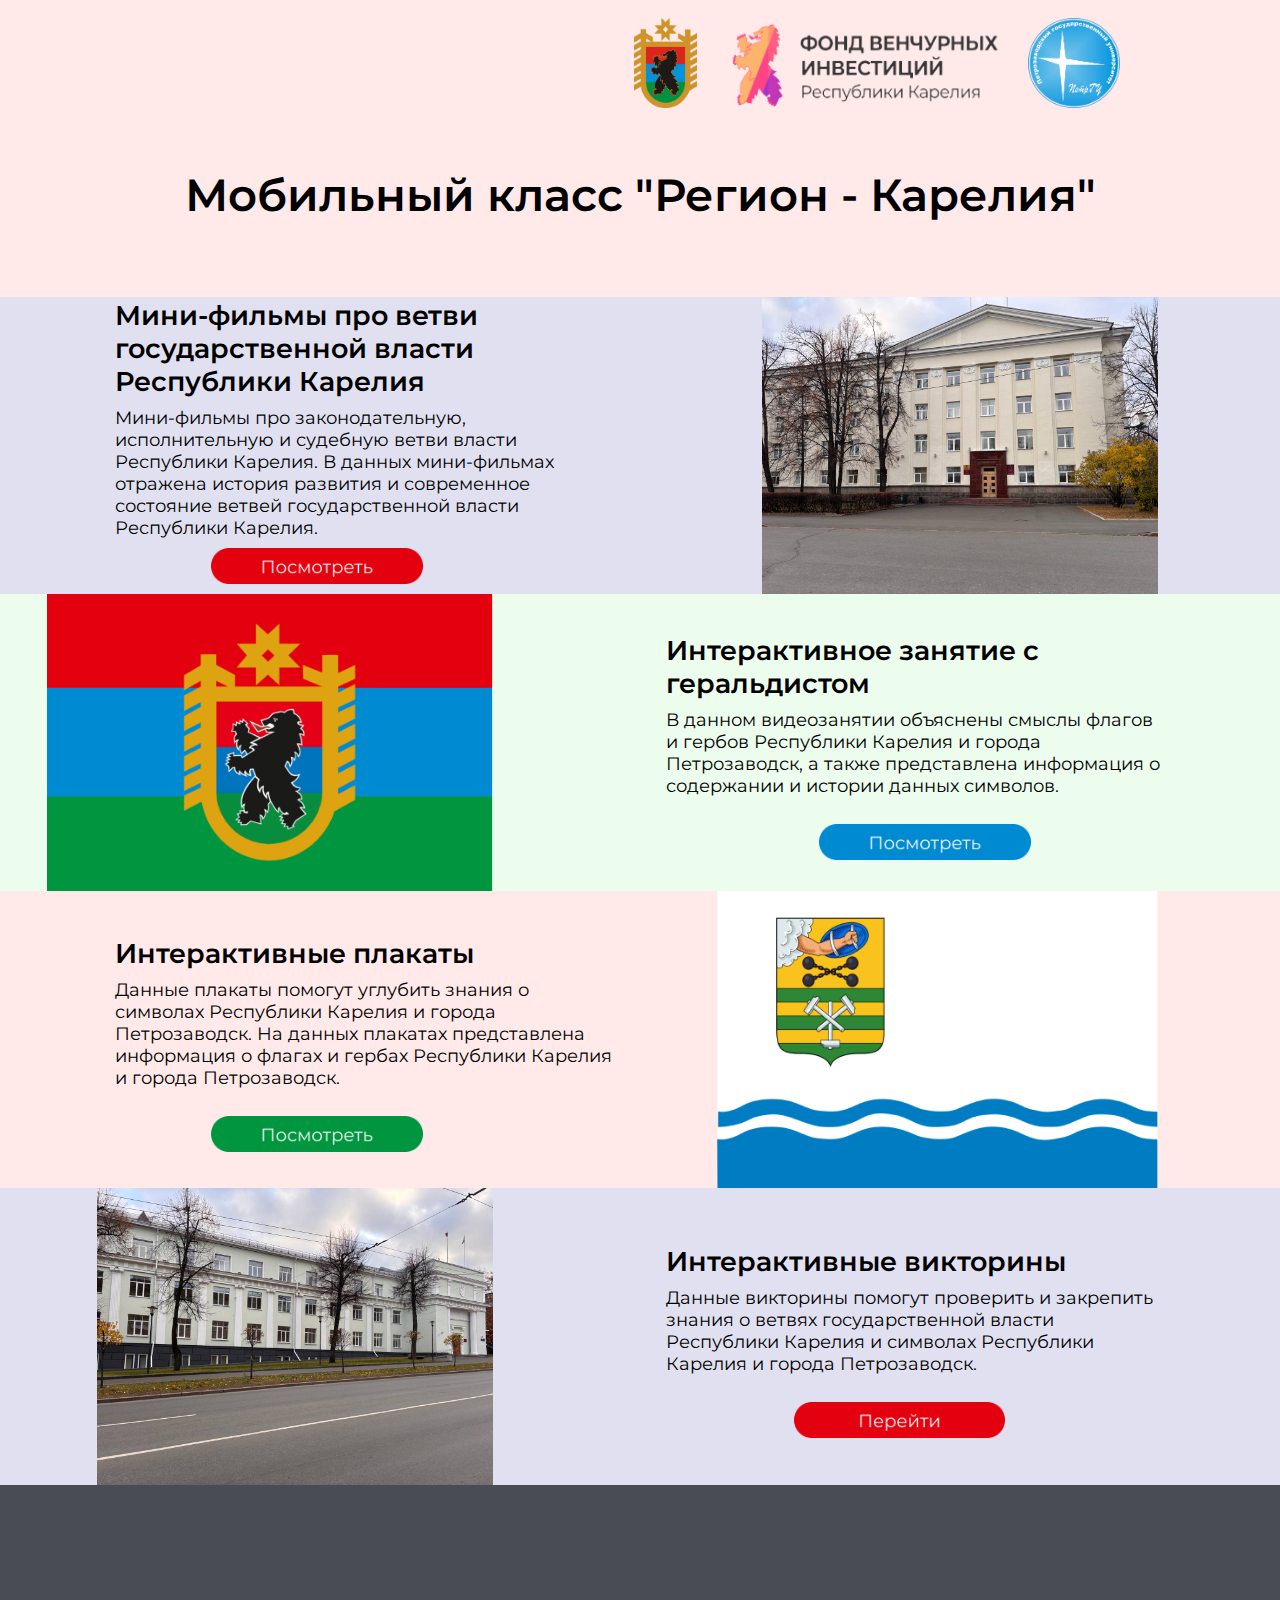
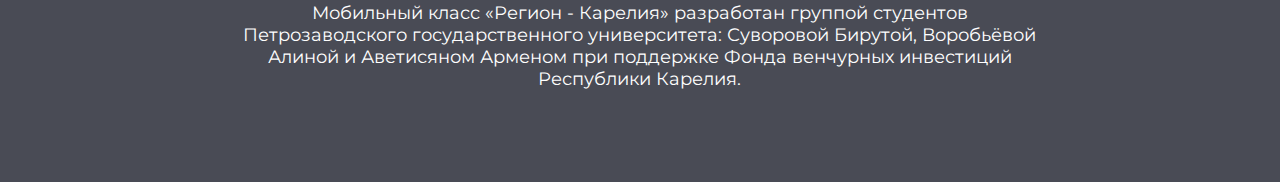
<file: index.html>
<!DOCTYPE html>
<html lang="en">

<head>
    <meta charset="UTF-8">
    <meta name="viewport" content="width=device-width, initial-scale=1.0">
    <title>Мобильный класс "Регион - Карелия"</title>
    <link href="https://fonts.googleapis.com/css2?family=Montserrat:ital,wght@0,100..900;1,100..900&display=swap"
        rel="stylesheet">
    <link rel="stylesheet" href="source/styles/styles_mainpage.css">
</head>

<body>
    <div class="main">
        <header>
            <div class="up_header">
                <div class="logo">
                    <div class="gerb">
                        <img src="source/images/header_images/gerb_karelia.png" alt="">

                    </div>
                    <div class="fond">
                        <img src="source/images/header_images/logo_fond.png" alt="">

                    </div>
                    <div class="petrsu">
                        <img src="source/images/header_images/logo_petrsu.png" alt="">
                    </div>
                </div>
            </div>

            <div class="down_header">
                <div class="name">
                    <p>Мобильный класс "Регион - Карелия"</p>
                </div>
            </div>

        </header>

        <section>
            <div class="film">
                <div class="film_main">
                    <div class="film_information">
                        <div class="film_head">
                            <p>
                                Мини-фильмы про ветви государственной власти Республики Карелия
                            </p>
                        </div>
                        <div class="film_text">
                            <p>
                                Мини-фильмы про законодательную, исполнительную и судебную ветви власти Республики Карелия.
                                В данных мини-фильмах отражена история развития и современное состояние ветвей
                                государственной власти Республики Карелия.
                            </p>
                        </div>
                        <div class="film_button">
                            <a href="films.html"><img src="source/images/mainpage_buttons/buttonfilm.png" alt=""></a>
                        </div>
                    </div>
                </div>
                <div class="film_image">
                    <img src="source/images/mainpage_images/zs.jpg" alt="">
                </div>

            </div>

            <div class="lesson">


                <div class="lesson_image">
                    <img src="source/images/mainpage_images/kareliaflag.png" alt="">
                </div>

                <div class="lesson_main">
                    <div class="lesson_information">
                        <div class="lesson_head">
                            <p>
                                Интерактивное занятие с геральдистом
                            </p>
                        </div>
                        <div class="lesson_text">
                            <p>
                                В данном видеозанятии объяснены смыслы флагов и гербов Республики Карелия и города
                                Петрозаводск, а также представлена информация о содержании и истории данных символов.
                            </p>
                        </div>
                        <div class="lesson_button">
                            <a href="lesson.html"><img src="source/images/mainpage_buttons/buttonlesson.png" alt=""></a>
                        </div>
                    </div>
                </div>

            </div>

            <div class="poster">

                <div class="poster_main">
                    <div class="poster_information">
                        <div class="poster_head">
                            <p>
                                Интерактивные плакаты
                            </p>
                        </div>
                        <div class="poster_text">
                            <p>
                                Данные плакаты помогут углубить знания о символах Республики Карелия и города Петрозаводск.
                                На данных плакатах представлена информация о флагах и гербах Республики Карелия и города
                                Петрозаводск.
                            </p>
                        </div>
                        <div class="poster_button">
                            <a href="posters.html"><img src="source/images/mainpage_buttons/buttonposter.png" alt=""></a>
                        </div>
                    </div>
                </div>

                <div class="poster_image">
                    <img src="source/images/mainpage_images/petrozavodskflag.png" alt="">
                </div>

            </div>
            <div class="quiz">

                <div class="quiz_image">
                    <img src="source/images/mainpage_images/goverment.jpg" alt="">
                </div>

                <div class="quiz_main">
                    <div class="quiz_information">
                        <div class="quiz_head">
                            <p>
                                Интерактивные викторины
                            </p>
                        </div>
                        <div class="quiz_text">
                            <p>
                                Данные викторины помогут проверить и закрепить знания о ветвях государственной власти
                                Республики Карелия и символах Республики Карелия и города Петрозаводск.
                            </p>
                        </div>
                        <div class="quiz_button">
                            <a href="quiz.html"><img src="source/images/mainpage_buttons/buttonquiz.png" alt=""></a>
                        </div>
                    </div>
                </div>
            </div>
        </section>

        <footer>
            <div class="formal">
                <p>
                    Мобильный класс «Регион - Карелия» разработан группой студентов Петрозаводского государственного
                    университета: Суворовой Бирутой, Воробьёвой Алиной и Аветисяном Арменом при поддержке Фонда
                    венчурных инвестиций Республики Карелия.
                </p>
            </div>
        </footer>
    </div>
</body>

</html>
</file>
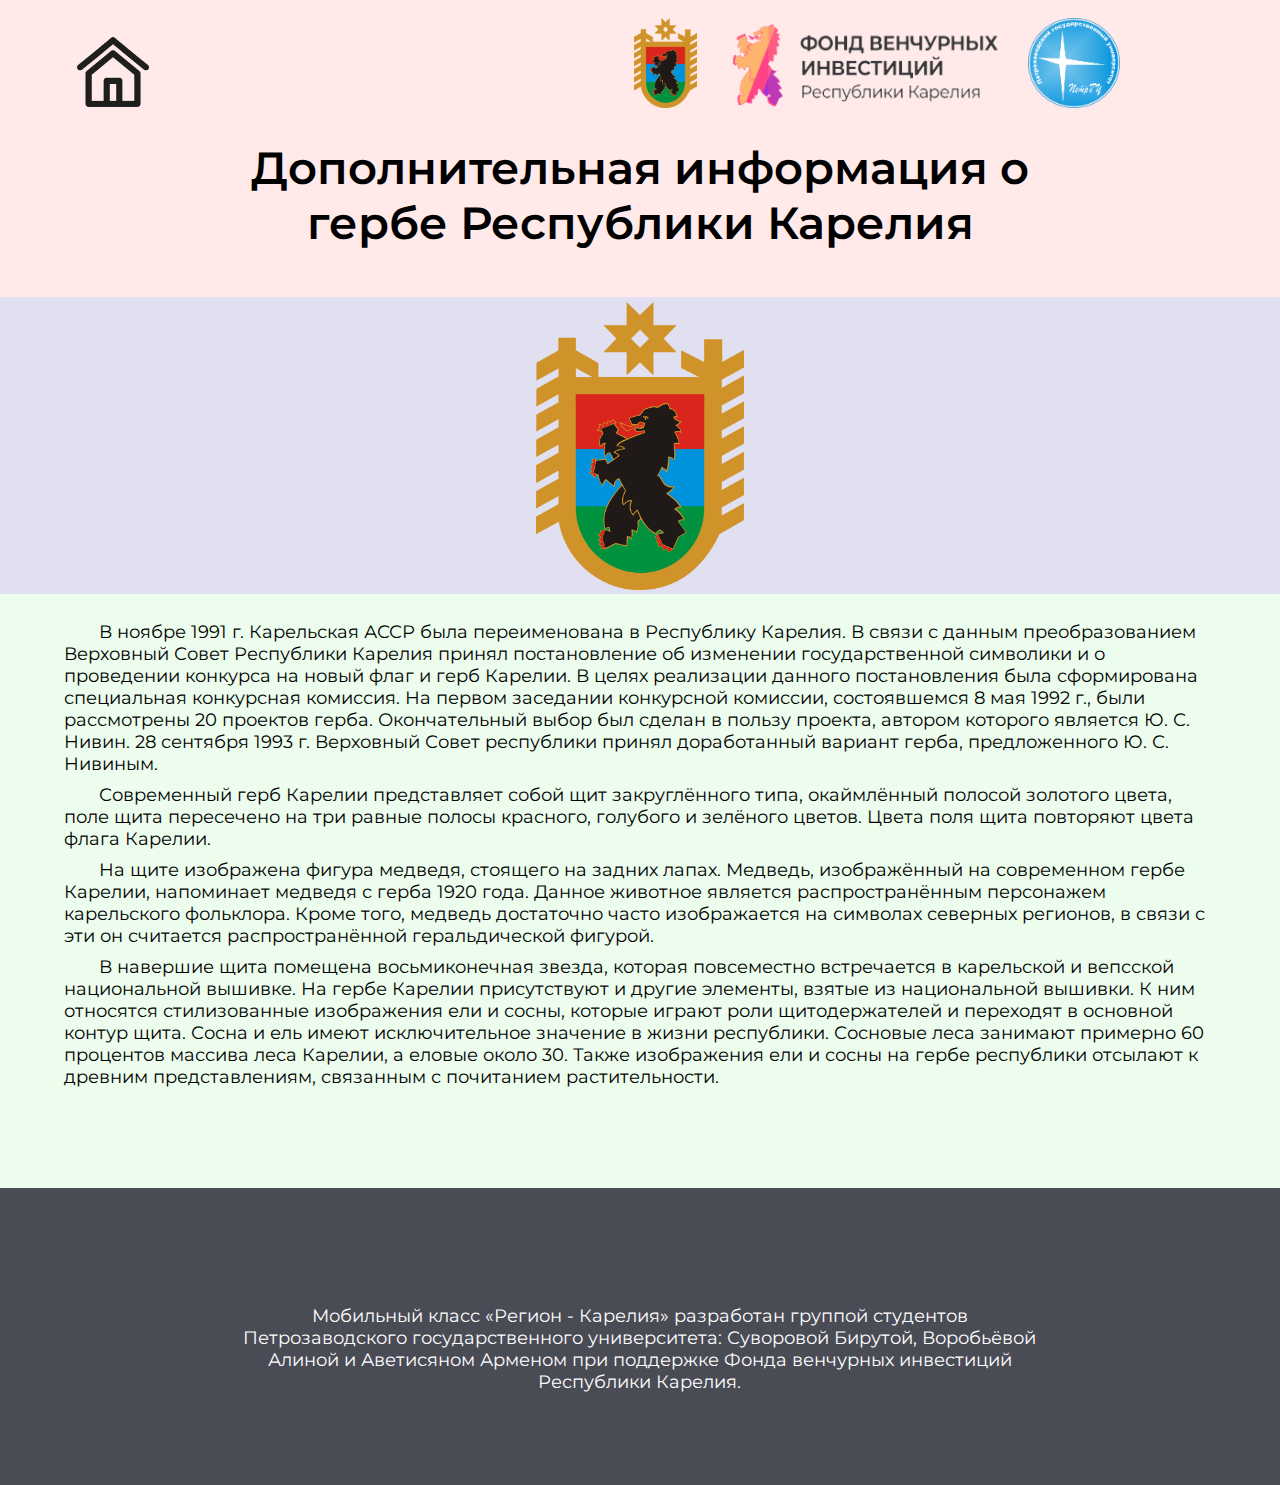
<file: emblem.html>
<!DOCTYPE html>
<html lang="en">

<head>
    <meta charset="UTF-8">
    <meta name="viewport" content="width=device-width, initial-scale=1.0">
    <title>Дополнительная информация о гербе Республики Карелия</title>
    <link href="https://fonts.googleapis.com/css2?family=Montserrat:ital,wght@0,100..900;1,100..900&display=swap"
        rel="stylesheet">
    <link rel="stylesheet" href="source/styles/styles_gerb.css">
</head>

<body>
    <div class="main">
        <header>
            <div class="up_header">

                <div class="home_button">
                    <a href="index.html"><img src="source/images/header_images/home_button.png" alt=""></a>
                </div>

                <div class="logo">
                    <div class="gerb">
                        <img src="source/images/header_images/gerb_karelia.png" alt="">

                    </div>
                    <div class="fond">
                        <img src="source/images/header_images/logo_fond.png" alt="">

                    </div>
                    <div class="petrsu">
                        <img src="source/images/header_images/logo_petrsu.png" alt="">
                    </div>
                </div>
            </div>

            <div class="down_header">
                <div class="name">
                    <p>Дополнительная информация о гербе Республики Карелия</p>
                </div>
            </div>

        </header>

        <section>
            <div class="symbol">
                <img src="source/images/header_images/gerb_karelia.png" alt="">
            </div>
            <div class="information">
                <div class="text">
                    <p>
                        В ноябре 1991 г. Карельская АССР была переименована в Республику Карелия. В связи с данным
                        преобразованием Верховный Совет Республики Карелия принял постановление об изменении
                        государственной символики и о проведении конкурса на новый флаг и герб Карелии. В целях
                        реализации данного постановления была сформирована специальная конкурсная комиссия. На первом
                        заседании конкурсной комиссии, состоявшемся 8 мая 1992 г., были рассмотрены 20 проектов герба.
                        Окончательный выбор был сделан в пользу проекта, автором которого является Ю. С. Нивин. 28 сентября 1993
                        г. Верховный Совет республики принял доработанный вариант герба, предложенного Ю. С. Нивиным.
                    </p>
                    <p>
                        Современный герб Карелии представляет собой щит закруглённого типа, окаймлённый полосой золотого
                        цвета, поле щита пересечено на три равные полосы красного, голубого и зелёного цветов. Цвета
                        поля щита повторяют цвета флага Карелии.
                    </p>
                    <p>
                        На щите изображена фигура медведя, стоящего на задних лапах. Медведь, изображённый на
                        современном гербе Карелии, напоминает медведя с герба 1920 года. Данное животное является
                        распространённым персонажем карельского фольклора. Кроме того, медведь достаточно часто
                        изображается на символах северных регионов, в связи с эти он считается распространённой
                        геральдической фигурой.
                    </p>
                    <p>
                        В навершие щита помещена восьмиконечная звезда, которая повсеместно встречается в карельской и
                        вепсской национальной вышивке. На гербе Карелии присутствуют и другие элементы, взятые из
                        национальной вышивки. К ним относятся стилизованные изображения ели и сосны, которые играют роли
                        щитодержателей и переходят в основной контур щита. Сосна и ель имеют исключительное значение в
                        жизни республики. Сосновые леса занимают примерно 60 процентов массива леса Карелии, а еловые
                        около 30. Также изображения ели и сосны на гербе республики отсылают к древним
                        представлениям, связанным с почитанием растительности.
                    </p>
                </div>
            </div>
        </section>

        <footer>
            <div class="formal">
                <p>
                    Мобильный класс «Регион - Карелия» разработан группой студентов Петрозаводского государственного
                    университета: Суворовой Бирутой, Воробьёвой Алиной и Аветисяном Арменом при поддержке Фонда
                    венчурных инвестиций Республики Карелия.
                </p>
            </div>
        </footer>
    </div>
</body>

</html>
</file>
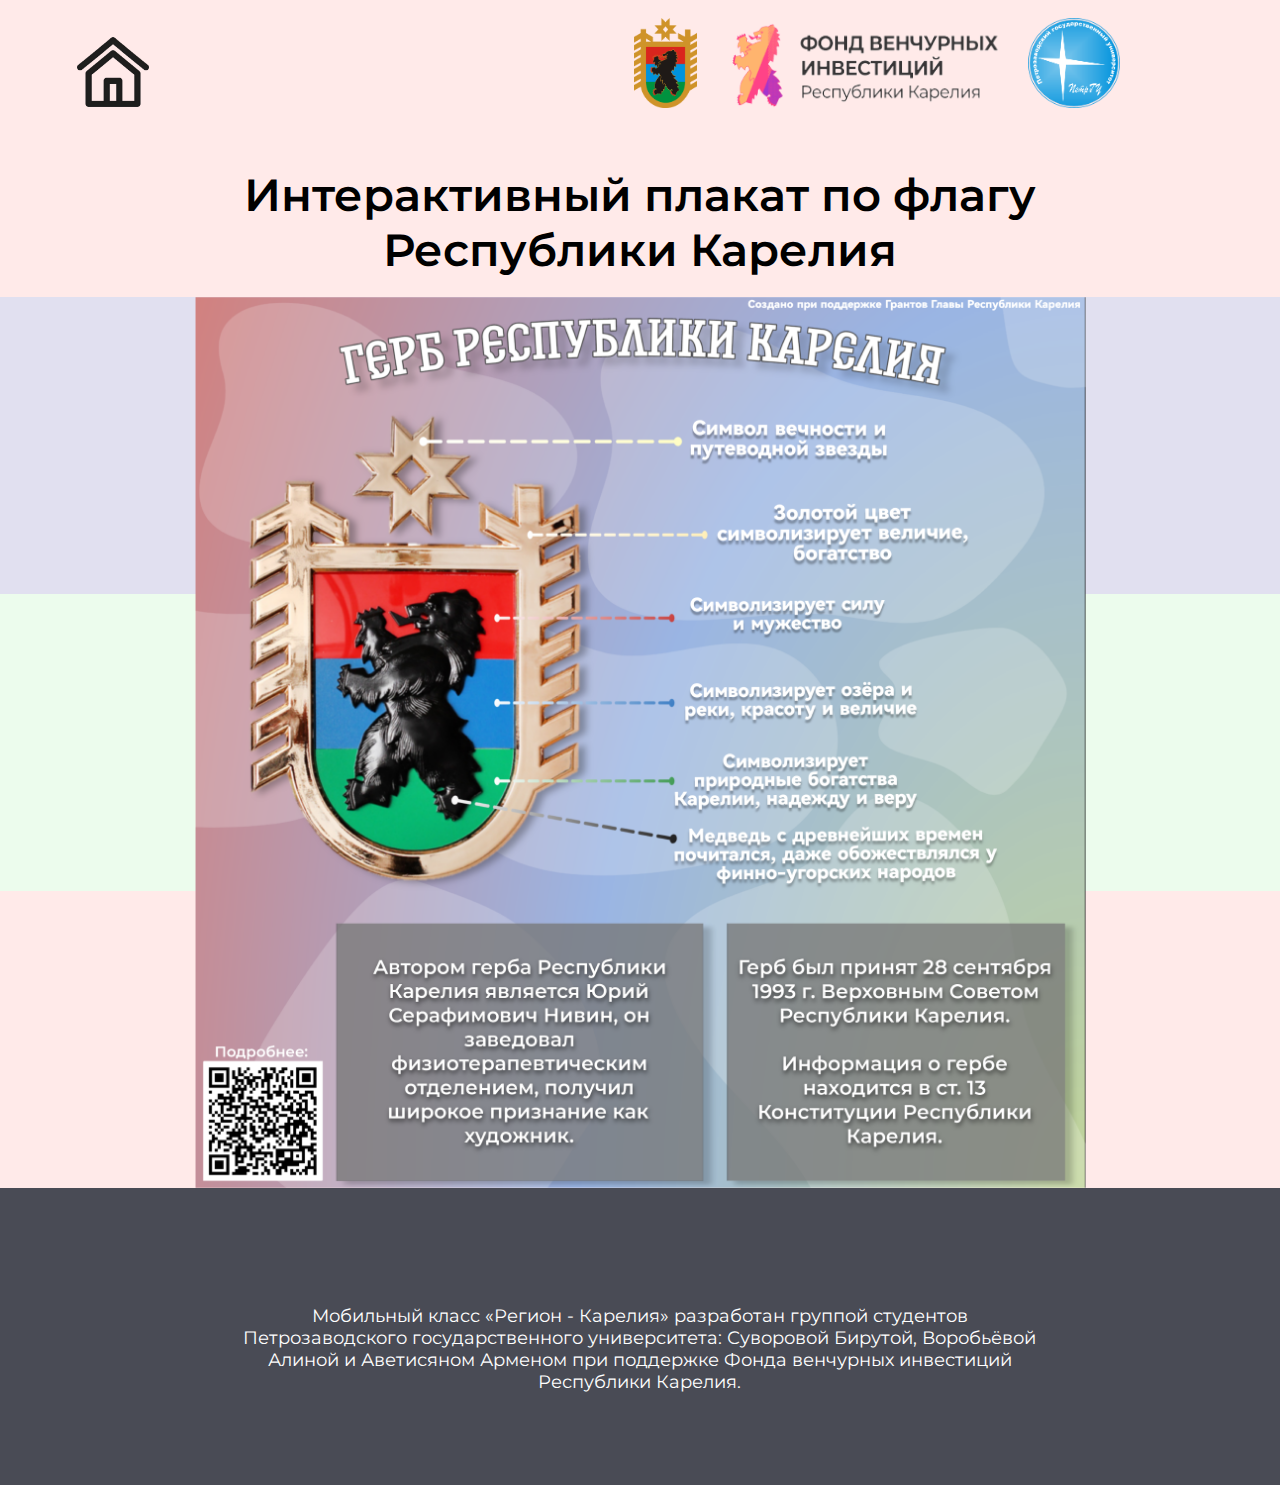
<file: emblem_poster.html>
<!DOCTYPE html>
<html lang="en">

<head>
    <meta charset="UTF-8">
    <meta name="viewport" content="width=device-width, initial-scale=1.0">
    <title>Интерактивный плакат по флагу Республики Карелия</title>
    <link href="https://fonts.googleapis.com/css2?family=Montserrat:ital,wght@0,100..900;1,100..900&display=swap"
        rel="stylesheet">
    <link rel="stylesheet" href="source/styles/styles_flag_poster.css">
</head>

<body>
    <div class="main">
        <header>
            <div class="up_header">

                <div class="home_button">
                    <a href="index.html"><img src="source/images/header_images/home_button.png" alt=""></a>
                </div>
                
                <div class="logo">
                    <div class="gerb">
                        <img src="source/images/header_images/gerb_karelia.png" alt="">

                    </div>
                    <div class="fond">
                        <img src="source/images/header_images/logo_fond.png" alt="">

                    </div>
                    <div class="petrsu">
                        <img src="source/images/header_images/logo_petrsu.png" alt="">
                    </div>
                </div>
            </div>

            <div class="down_header">
                <div class="name">
                    <p>Интерактивный плакат по флагу Республики Карелия</p>
                </div>
            </div>

        </header>

        <section>
            <img src="source/images/poster_images/poster_emblem.png" alt="">

            <div class="line1">

            </div>

            <div class="line2">

            </div>

            <div class="line3">

            </div>

        </section>

        <footer>
            <div class="formal">
                <p>
                    Мобильный класс «Регион - Карелия» разработан группой студентов Петрозаводского государственного
                    университета: Суворовой Бирутой, Воробьёвой Алиной и Аветисяном Арменом при поддержке Фонда
                    венчурных инвестиций Республики Карелия.
                </p>
            </div>
        </footer>
    </div>
</body>

</html>
</file>
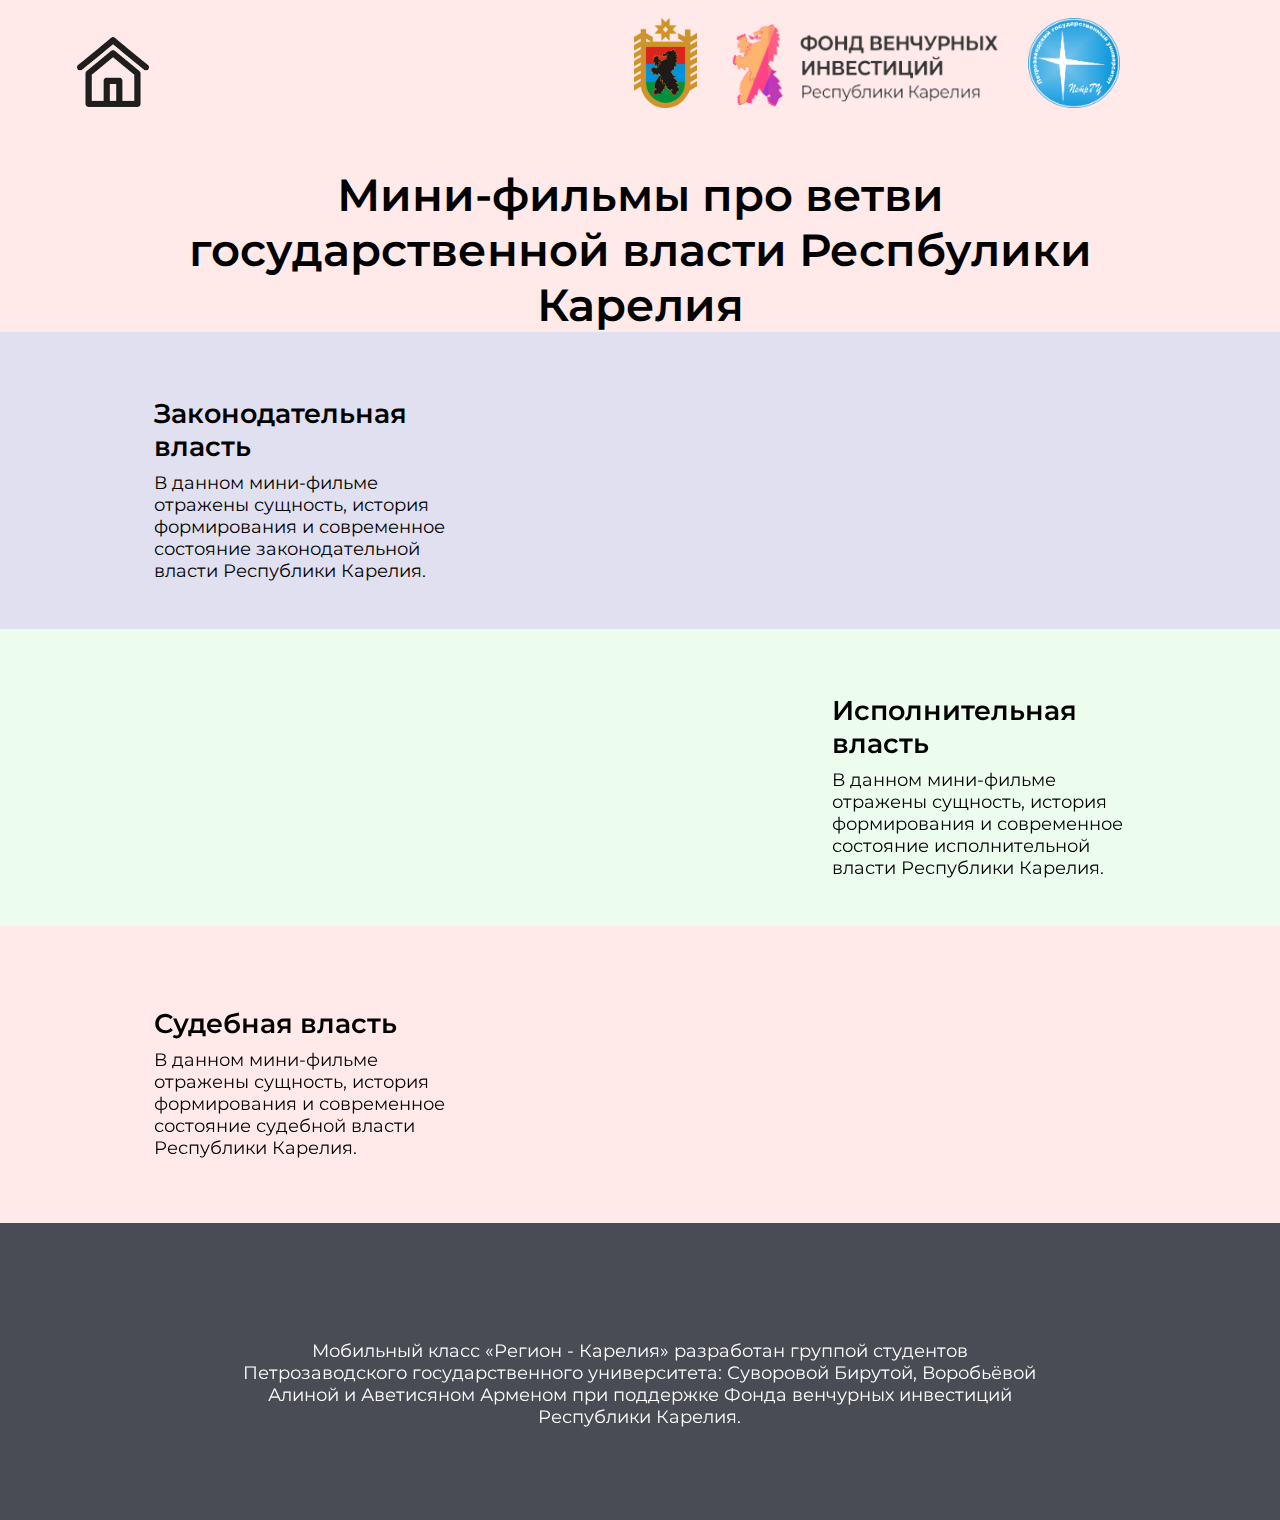
<file: films.html>
<!DOCTYPE html>
<html lang="en">

<head>
    <meta charset="UTF-8">
    <meta name="viewport" content="width=device-width, initial-scale=1.0">
    <title>Мини-фильмы про ветви государственной власти Респбулики Карелия</title>
    <link href="https://fonts.googleapis.com/css2?family=Montserrat:ital,wght@0,100..900;1,100..900&display=swap"
        rel="stylesheet">
    <link rel="stylesheet" href="source/styles/styles_films.css">
</head>

<body>
    <div class="main">
        <header>
            <div class="up_header">

                <div class="home_button">
                    <a href="index.html"><img src="source/images/header_images/home_button.png" alt=""></a>
                </div>

                <div class="logo">
                    <div class="gerb">
                        <img src="source/images/header_images/gerb_karelia.png" alt="">

                    </div>
                    <div class="fond">
                        <img src="source/images/header_images/logo_fond.png" alt="">

                    </div>
                    <div class="petrsu">
                        <img src="source/images/header_images/logo_petrsu.png" alt="">
                    </div>
                </div>
            </div>

            <div class="down_header">
                <div class="name">
                    <p>Мини-фильмы про ветви государственной власти Респбулики Карелия</p>
                </div>
            </div>

        </header>

        <section>
            <div class="zs">
                <div class="zs_main">
                    <div class="zs_information">
                        <div class="zs_head">
                            <p>
                                Законодательная власть
                            </p>
                        </div>
                        <div class="zs_text">
                            <p>
                                В данном мини-фильме отражены сущность, история формирования и современное состояние
                                законодательной власти Республики Карелия.
                            </p>
                        </div>
                    </div>
                </div>
                <div class="zs_video">
                    <iframe src="https://rutube.ru/play/embed/3f5ed7a4e26ea68aaaa24a0c96709cd6" frameBorder="0"
                        allow="clipboard-write; autoplay" webkitAllowFullScreen mozallowfullscreen
                        allowFullScreen></iframe>
                </div>

            </div>

            <div class="government">


                <div class="government_video">
                    <iframe src="https://rutube.ru/play/embed/3f5ed7a4e26ea68aaaa24a0c96709cd6" frameBorder="0"
                        allow="clipboard-write; autoplay" webkitAllowFullScreen mozallowfullscreen
                        allowFullScreen></iframe>
                </div>

                <div class="government_main">
                    <div class="government_information">
                        <div class="government_head">
                            <p>
                                Исполнительная власть
                            </p>
                        </div>
                        <div class="government_text">
                            <p>
                                В данном мини-фильме отражены сущность, история формирования и современное состояние
                                исполнительной власти Республики Карелия.
                            </p>
                        </div>
                    </div>
                </div>

            </div>

            <div class="court">

                <div class="court_main">
                    <div class="court_information">
                        <div class="court_head">
                            <p>
                                Судебная власть
                            </p>
                        </div>
                        <div class="court_text">
                            <p>
                                В данном мини-фильме отражены сущность, история формирования и современное состояние
                                судебной власти Республики Карелия.
                            </p>
                        </div>
                    </div>
                </div>

                <div class="court_video">
                    <iframe src="https://rutube.ru/play/embed/3f5ed7a4e26ea68aaaa24a0c96709cd6" frameBorder="0"
                        allow="clipboard-write; autoplay" webkitAllowFullScreen mozallowfullscreen
                        allowFullScreen></iframe>

                </div>

            </div>

        </section>

        <footer>
            <div class="formal">
                <p>
                    Мобильный класс «Регион - Карелия» разработан группой студентов Петрозаводского государственного
                    университета: Суворовой Бирутой, Воробьёвой Алиной и Аветисяном Арменом при поддержке Фонда
                    венчурных инвестиций Республики Карелия.
                </p>
            </div>
        </footer>
    </div>
</body>

</html>
</file>
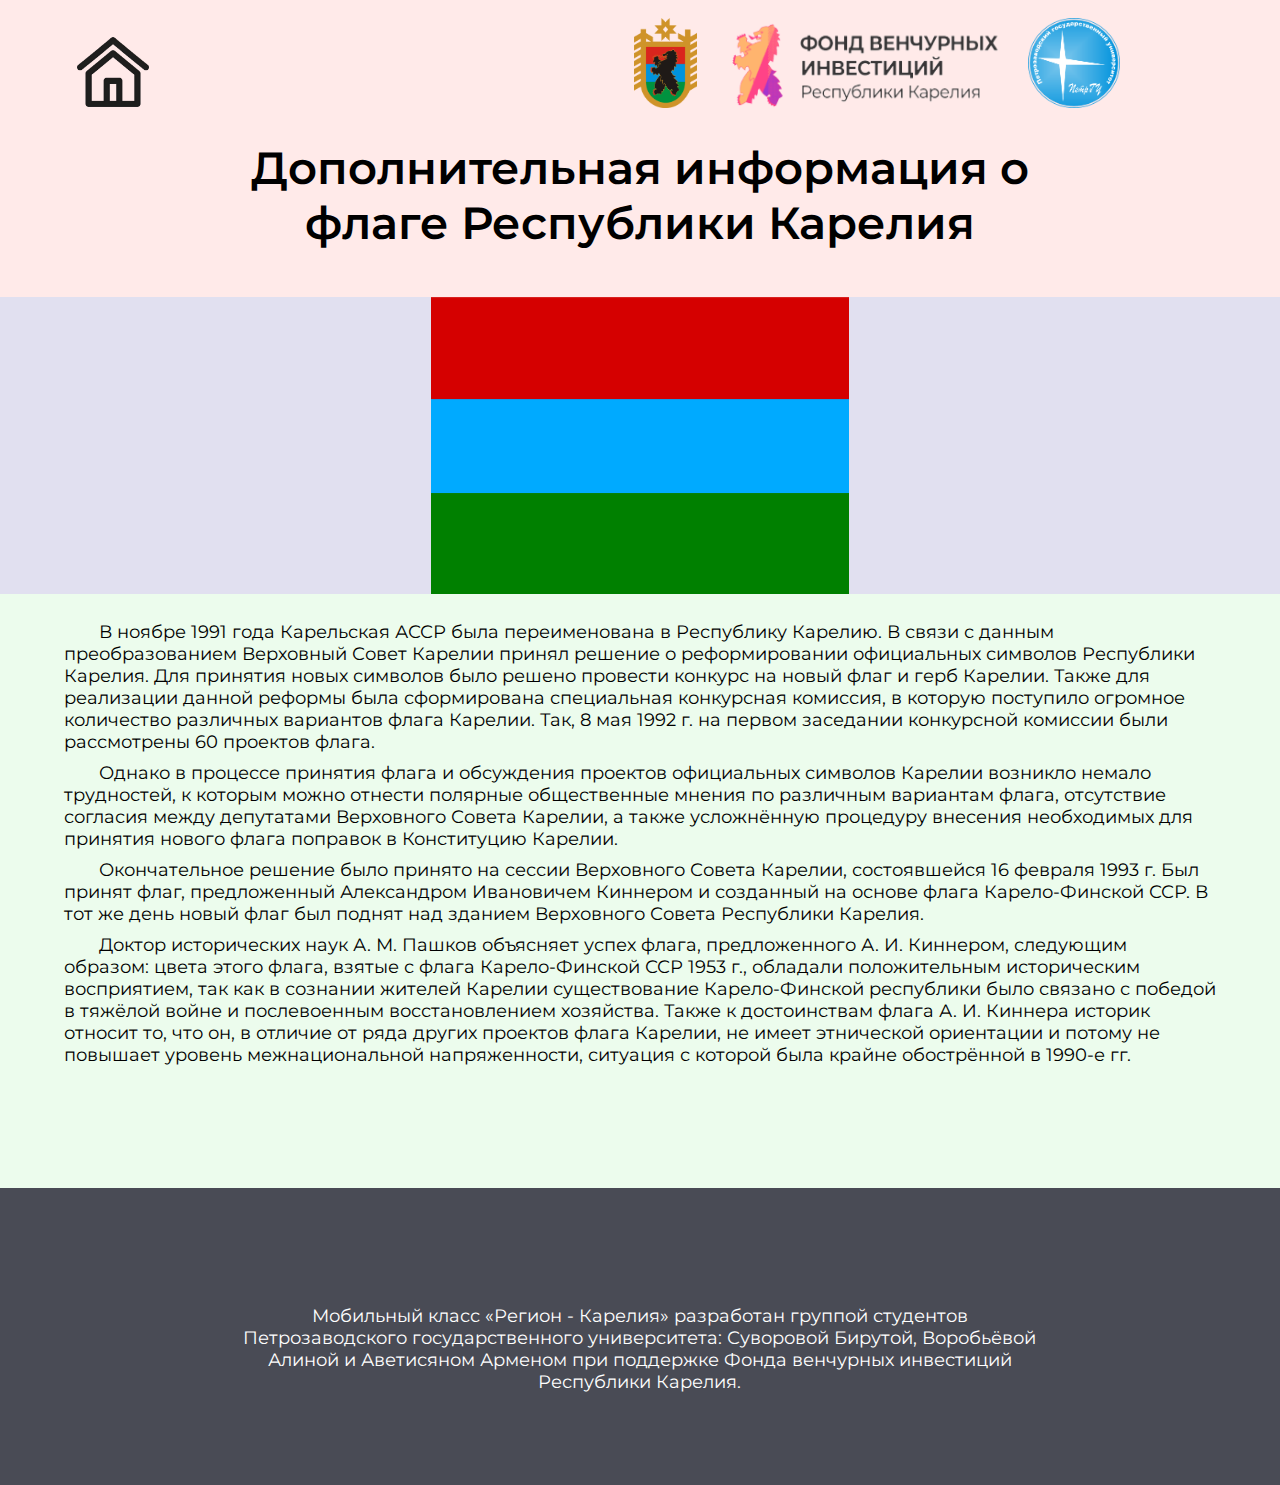
<file: flag.html>
<!DOCTYPE html>
<html lang="en">

<head>
    <meta charset="UTF-8">
    <meta name="viewport" content="width=device-width, initial-scale=1.0">
    <title>Дополнительная информация о флаге Республики Карелия</title>
    <link href="https://fonts.googleapis.com/css2?family=Montserrat:ital,wght@0,100..900;1,100..900&display=swap"
        rel="stylesheet">
    <link rel="stylesheet" href="source/styles/styles_flag.css">
</head>

<body>
    <div class="main">
        <header>
            <div class="up_header">

                <div class="home_button">
                    <a href="index.html"><img src="source/images/header_images/home_button.png" alt=""></a>
                </div>
                
                <div class="logo">
                    <div class="gerb">
                        <img src="source/images/header_images/gerb_karelia.png" alt="">

                    </div>
                    <div class="fond">
                        <img src="source/images/header_images/logo_fond.png" alt="">

                    </div>
                    <div class="petrsu">
                        <img src="source/images/header_images/logo_petrsu.png" alt="">
                    </div>
                </div>
            </div>

            <div class="down_header">
                <div class="name">
                    <p>Дополнительная информация о флаге Республики Карелия</p>
                </div>
            </div>

        </header>

        <section>
            <div class="symbol">
                <img src="source/images/posters_dop_information/flag_karelia.png" alt="">
            </div>
            <div class="information">
                <div class="text">
                    <p>
                        В ноябре 1991 года Карельская АССР была переименована в Республику Карелию. В связи с данным
                        преобразованием Верховный Совет Карелии принял решение о реформировании официальных символов
                        Республики Карелия. Для принятия новых символов было решено провести конкурс на новый флаг и
                        герб Карелии. Также для реализации данной реформы была сформирована специальная конкурсная
                        комиссия, в которую поступило огромное количество различных вариантов флага Карелии. Так, 8 мая
                        1992 г. на первом заседании конкурсной комиссии были рассмотрены 60 проектов флага.
                    </p>
                    <p>
                        Однако в процессе принятия флага и обсуждения проектов официальных символов Карелии возникло
                        немало трудностей, к которым можно отнести полярные общественные мнения по различным вариантам
                        флага, отсутствие согласия между депутатами Верховного Совета Карелии, а также усложнённую
                        процедуру внесения необходимых для принятия нового флага поправок в Конституцию Карелии.
                    </p>
                    <p>
                        Окончательное решение было принято на сессии Верховного Совета Карелии, состоявшейся 16 февраля 1993
                        г. Был принят флаг, предложенный Александром Ивановичем Киннером и созданный на основе флага Карело-Финской ССР.
                        В тот же день новый флаг был поднят над зданием Верховного Совета Республики Карелия.
                    </p>
                    <p>
                        Доктор исторических наук А. М. Пашков объясняет успех флага, предложенного А. И. Киннером,
                        следующим образом: цвета этого флага, взятые с флага Карело-Финской ССР 1953 г., обладали
                        положительным историческим восприятием, так как в сознании жителей Карелии существование
                        Карело-Финской республики было связано с победой в тяжёлой войне и послевоенным восстановлением
                        хозяйства. Также к достоинствам флага А. И. Киннера историк относит то, что он, в отличие от
                        ряда других проектов флага Карелии, не имеет этнической ориентации и потому не повышает уровень
                        межнациональной напряженности, ситуация с которой была крайне обострённой в 1990-е гг.
                    </p>
                </div>
            </div>
        </section>

        <footer>
            <div class="formal">
                <p>
                    Мобильный класс «Регион - Карелия» разработан группой студентов Петрозаводского государственного
                    университета: Суворовой Бирутой, Воробьёвой Алиной и Аветисяном Арменом при поддержке Фонда
                    венчурных инвестиций Республики Карелия.
                </p>
            </div>
        </footer>
    </div>
</body>

</html>
</file>
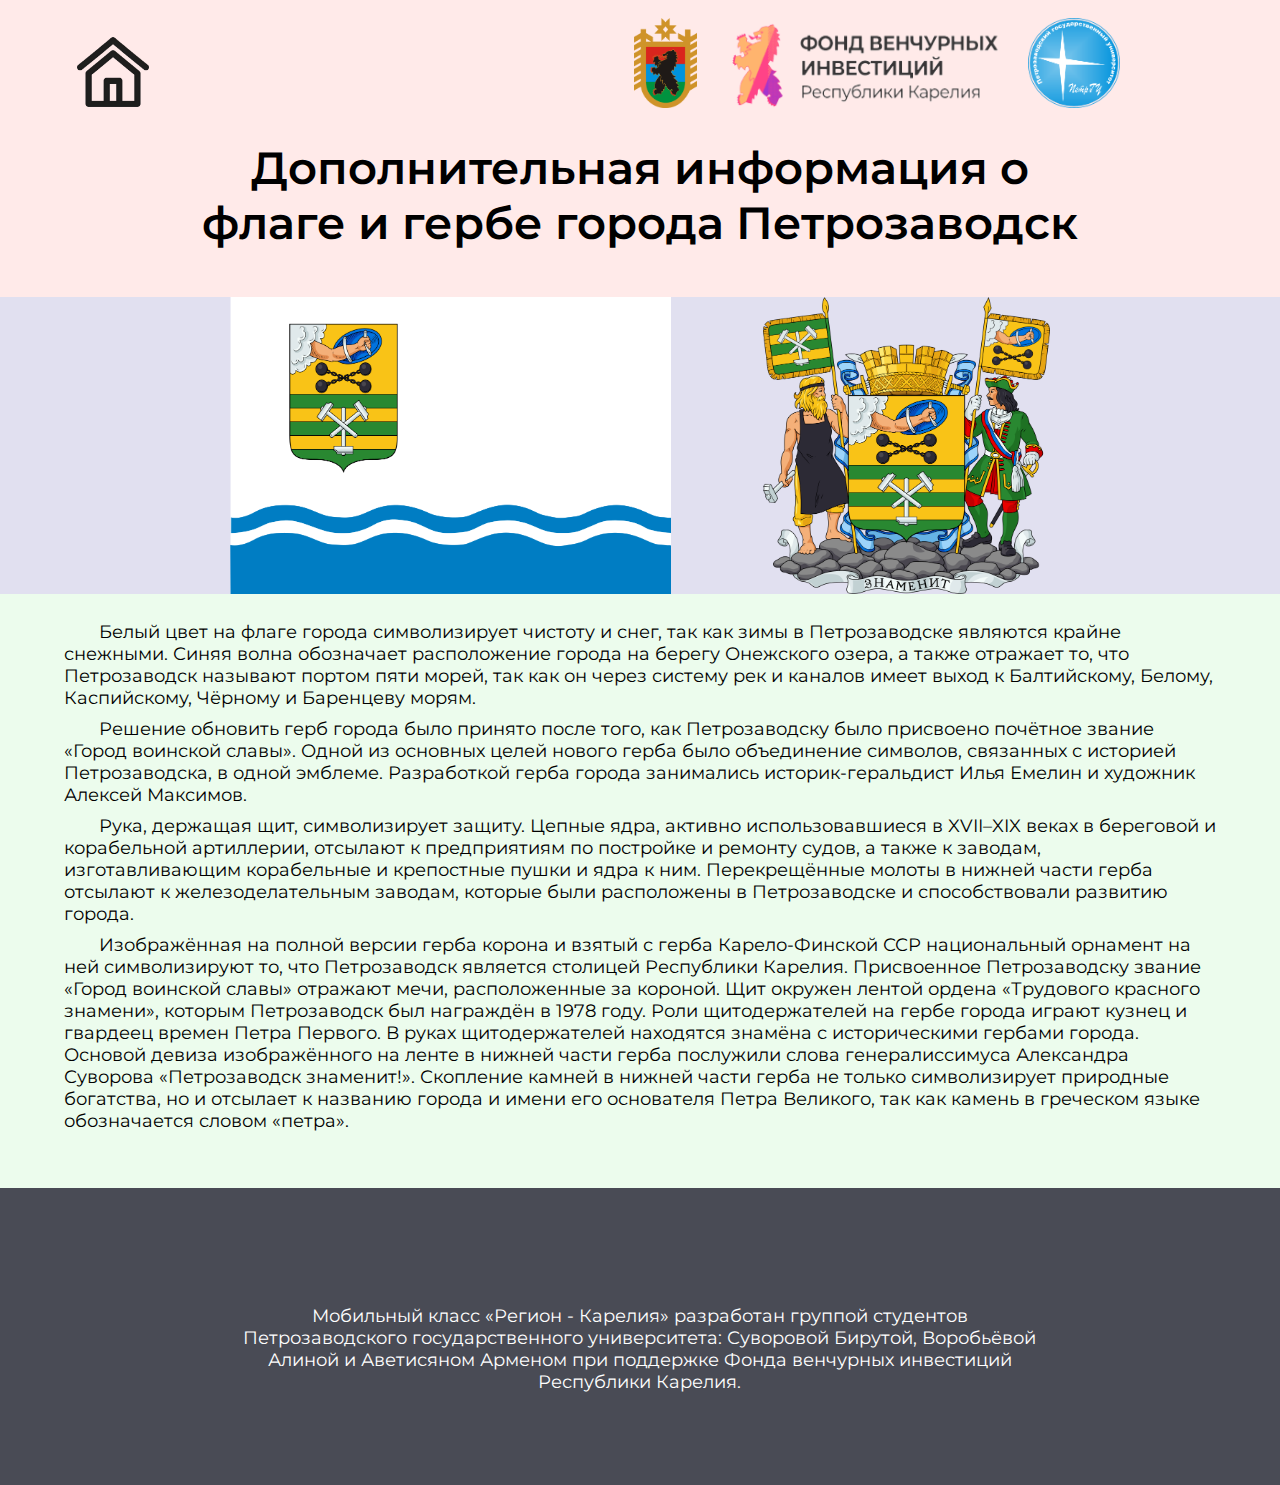
<file: flag_and_emblem.html>
<!DOCTYPE html>
<html lang="en">

<head>
    <meta charset="UTF-8">
    <meta name="viewport" content="width=device-width, initial-scale=1.0">
    <title>Дополнительная информация о флаге и гербе города Петрозаводск</title>
    <link href="https://fonts.googleapis.com/css2?family=Montserrat:ital,wght@0,100..900;1,100..900&display=swap"
        rel="stylesheet">
    <link rel="stylesheet" href="source/styles/styles_petrozavodsk.css">
</head>

<body>
    <div class="main">
        <header>
            <div class="up_header">

                <div class="home_button">
                    <a href="index.html"><img src="source/images/header_images/home_button.png" alt=""></a>
                </div>
                
                <div class="logo">
                    <div class="gerb">
                        <img src="source/images/header_images/gerb_karelia.png" alt="">

                    </div>
                    <div class="fond">
                        <img src="source/images/header_images/logo_fond.png" alt="">

                    </div>
                    <div class="petrsu">
                        <img src="source/images/header_images/logo_petrsu.png" alt="">
                    </div>
                </div>
            </div>

            <div class="down_header">
                <div class="name">
                    <p>Дополнительная информация о флаге и гербе города Петрозаводск</p>
                </div>
            </div>

        </header>

        <section>
            <div class="symbol">
                <div class="flag_and_gerb">
                    <div class="flag_container">
                        <img src="source/images/posters_dop_information/flag_petrozavodsk.png" alt="" class="flag_ptz">
                    </div>
                    <div class="gerb_container">
                        <img src="source/images/posters_dop_information/gerb_petrozavodsk.png" alt="" class="gerb_ptz">
                    </div>
                </div>
            </div>
            <div class="phone_gerb_container">
                <img src="source/images/posters_dop_information/gerb_petrozavodsk.png" alt="" class="gerb_ptz">
            </div>
            <div class="information">
                <div class="text">
                    <p>
                        Белый цвет на флаге города символизирует чистоту и снег, так как зимы в Петрозаводске являются
                        крайне снежными. Синяя волна обозначает расположение города на берегу Онежского озера, а также
                        отражает то, что Петрозаводск называют портом пяти морей, так как он через систему рек и каналов
                        имеет выход к Балтийскому, Белому, Каспийскому, Чёрному и Баренцеву морям.
                    </p>
                    <p>
                        Решение обновить герб города было принято после того, как Петрозаводску было присвоено почётное
                        звание «Город воинской славы». Одной из основных целей нового герба было объединение символов,
                        связанных с историей Петрозаводска, в одной эмблеме. Разработкой герба города занимались
                        историк-геральдист Илья Емелин и художник Алексей Максимов.
                    </p>
                    <p>
                        Рука, держащая щит, символизирует защиту. Цепные ядра, активно использовавшиеся в XVII–XIX веках
                        в береговой и корабельной артиллерии, отсылают к предприятиям по постройке и ремонту судов, а
                        также к заводам, изготавливающим корабельные и крепостные пушки и ядра к ним. Перекрещённые
                        молоты в нижней части герба отсылают к железоделательным заводам, которые были расположены в
                        Петрозаводске и способствовали развитию города.
                    </p>
                    <p>
                        Изображённая на полной версии герба корона и взятый с герба Карело-Финской ССР национальный орнамент на ней символизируют то, что
                        Петрозаводск является столицей Республики Карелия. Присвоенное Петрозаводску звание «Город
                        воинской славы» отражают мечи, расположенные за короной. Щит окружен лентой ордена «Трудового
                        красного знамени», которым Петрозаводск был награждён в 1978 году. Роли щитодержателей на гербе
                        города играют кузнец и гвардеец времен Петра Первого. В руках щитодержателей находятся знамёна с историческими
                        гербами города. Основой девиза изображённого на ленте в нижней части герба послужили слова
                        генералиссимуса Александра Суворова «Петрозаводск знаменит!». Скопление камней в нижней части
                        герба не только символизирует природные богатства, но и отсылает к названию города и имени его
                        основателя Петра Великого, так как камень в греческом языке обозначается словом «петра».
                    </p>
                </div>
            </div>
        </section>

        <footer>
            <div class="formal">
                <p>
                    Мобильный класс «Регион - Карелия» разработан группой студентов Петрозаводского государственного
                    университета: Суворовой Бирутой, Воробьёвой Алиной и Аветисяном Арменом при поддержке Фонда
                    венчурных инвестиций Республики Карелия.
                </p>
            </div>
        </footer>
    </div>
</body>

</html>
</file>
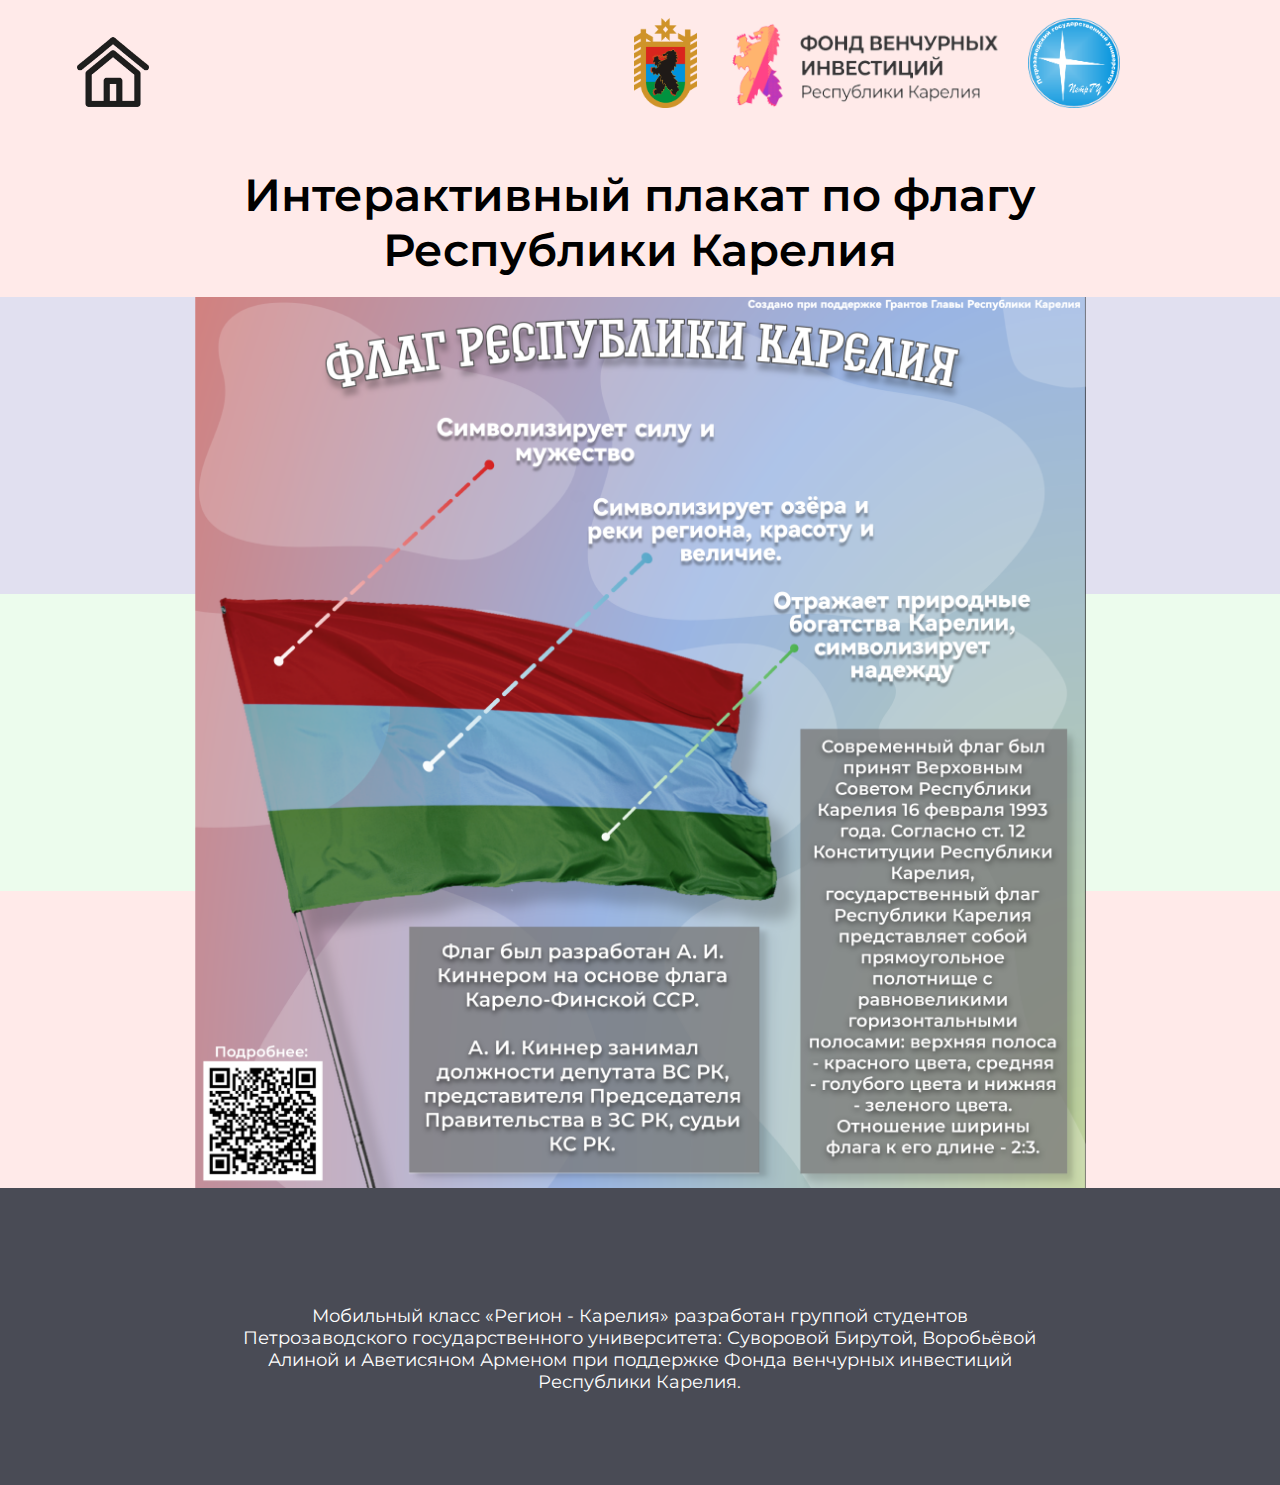
<file: flag_poster.html>
<!DOCTYPE html>
<html lang="en">

<head>
    <meta charset="UTF-8">
    <meta name="viewport" content="width=device-width, initial-scale=1.0">
    <title>Интерактивный плакат по флагу Республики Карелия</title>
    <link href="https://fonts.googleapis.com/css2?family=Montserrat:ital,wght@0,100..900;1,100..900&display=swap"
        rel="stylesheet">
    <link rel="stylesheet" href="source/styles/styles_flag_poster.css">
</head>

<body>
    <div class="main">
        <header>
            <div class="up_header">

                <div class="home_button">
                    <a href="index.html"><img src="source/images/header_images/home_button.png" alt=""></a>
                </div>
                
                <div class="logo">
                    <div class="gerb">
                        <img src="source/images/header_images/gerb_karelia.png" alt="">

                    </div>
                    <div class="fond">
                        <img src="source/images/header_images/logo_fond.png" alt="">

                    </div>
                    <div class="petrsu">
                        <img src="source/images/header_images/logo_petrsu.png" alt="">
                    </div>
                </div>
            </div>

            <div class="down_header">
                <div class="name">
                    <p>Интерактивный плакат по флагу Республики Карелия</p>
                </div>
            </div>

        </header>

        <section>
            <img src="source/images/poster_images/poster_flag.png" alt="">

            <div class="line1">

            </div>

            <div class="line2">

            </div>

            <div class="line3">

            </div>

        </section>

        <footer>
            <div class="formal">
                <p>
                    Мобильный класс «Регион - Карелия» разработан группой студентов Петрозаводского государственного
                    университета: Суворовой Бирутой, Воробьёвой Алиной и Аветисяном Арменом при поддержке Фонда
                    венчурных инвестиций Республики Карелия.
                </p>
            </div>
        </footer>
    </div>
</body>

</html>
</file>
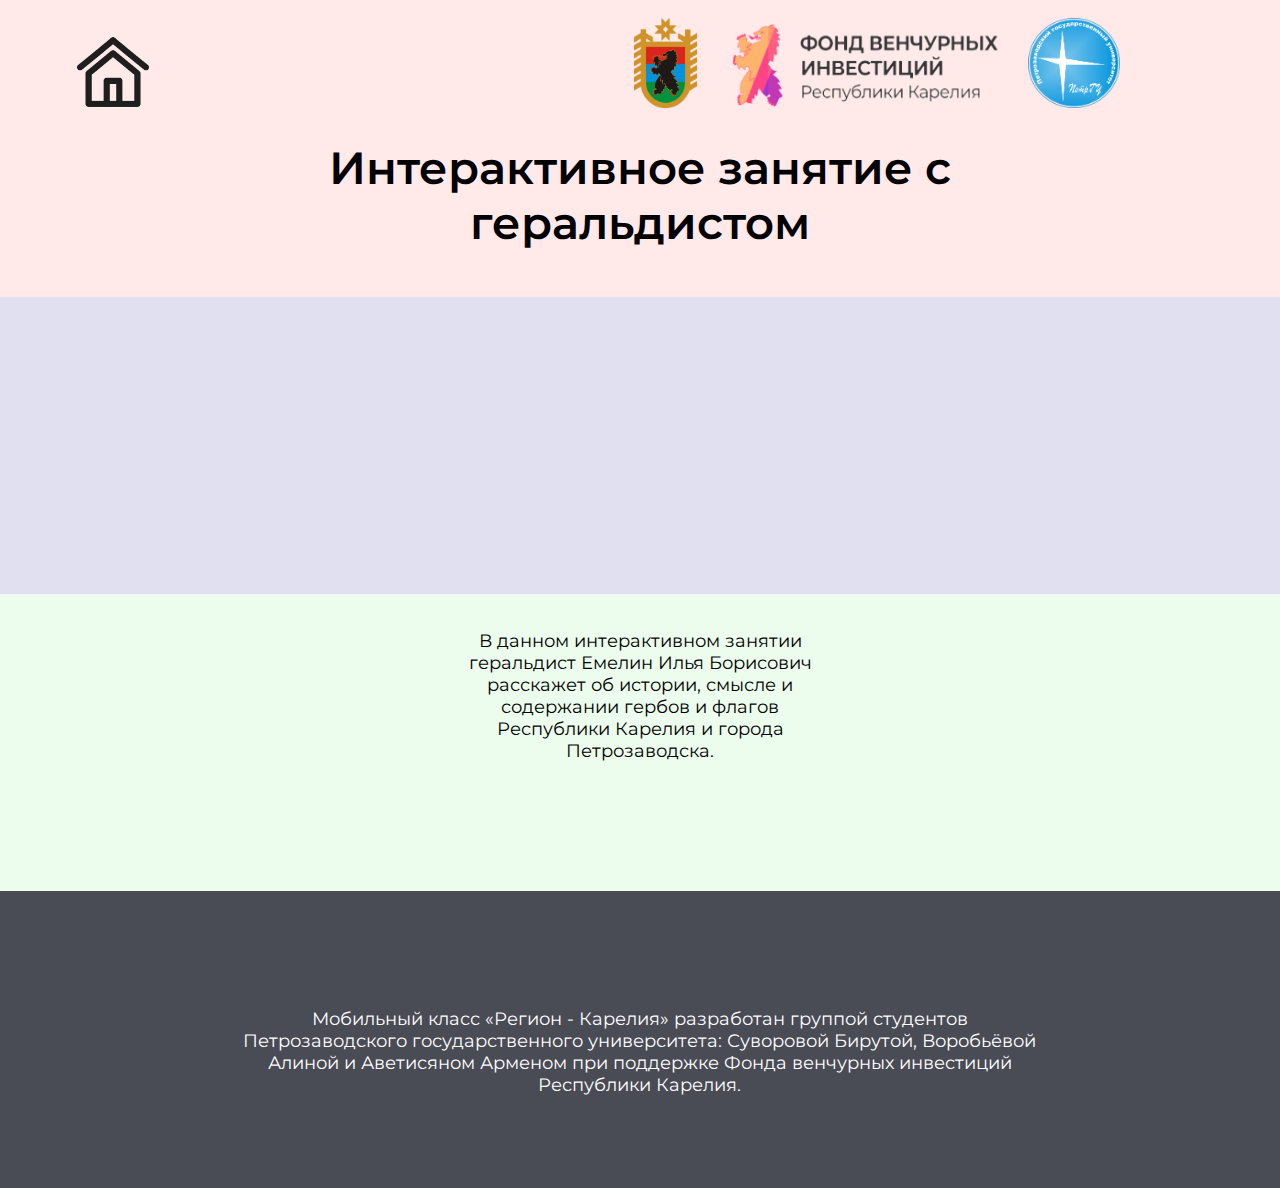
<file: lesson.html>
<!DOCTYPE html>
<html lang="en">

<head>
    <meta charset="UTF-8">
    <meta name="viewport" content="width=device-width, initial-scale=1.0">
    <title>Интерактивное занятие с геральдистом</title>
    <link href="https://fonts.googleapis.com/css2?family=Montserrat:ital,wght@0,100..900;1,100..900&display=swap"
        rel="stylesheet">
    <link rel="stylesheet" href="source/styles/styles_lesson.css">
</head>

<body>
    <div class="main">
        <header>
            <div class="up_header">

                <div class="home_button">
                    <a href="index.html"><img src="source/images/header_images/home_button.png" alt=""></a>
                </div>

                <div class="logo">
                    <div class="gerb">
                        <img src="source/images/header_images/gerb_karelia.png" alt="">

                    </div>
                    <div class="fond">
                        <img src="source/images/header_images/logo_fond.png" alt="">

                    </div>
                    <div class="petrsu">
                        <img src="source/images/header_images/logo_petrsu.png" alt="">
                    </div>
                </div>
            </div>

            <div class="down_header">
                <div class="name">
                    <p>Интерактивное занятие с геральдистом</p>
                </div>
            </div>

        </header>

        <section>
            <div class="lesson_video">
                <iframe src="https://rutube.ru/play/embed/3f5ed7a4e26ea68aaaa24a0c96709cd6" frameBorder="0"
                    allow="clipboard-write; autoplay" webkitAllowFullScreen mozallowfullscreen allowFullScreen></iframe>
            </div>
            <div class="information">
                <div class="text">
                    <p>
                        В данном интерактивном занятии геральдист Емелин Илья Борисович расскажет об истории, смысле и
                        содержании гербов и флагов Республики Карелия и города Петрозаводска.
                    </p>
                </div>
            </div>
        </section>

        <footer>
            <div class="formal">
                <p>
                    Мобильный класс «Регион - Карелия» разработан группой студентов Петрозаводского государственного
                    университета: Суворовой Бирутой, Воробьёвой Алиной и Аветисяном Арменом при поддержке Фонда
                    венчурных инвестиций Республики Карелия.
                </p>
            </div>
        </footer>
    </div>
</body>

</html>
</file>
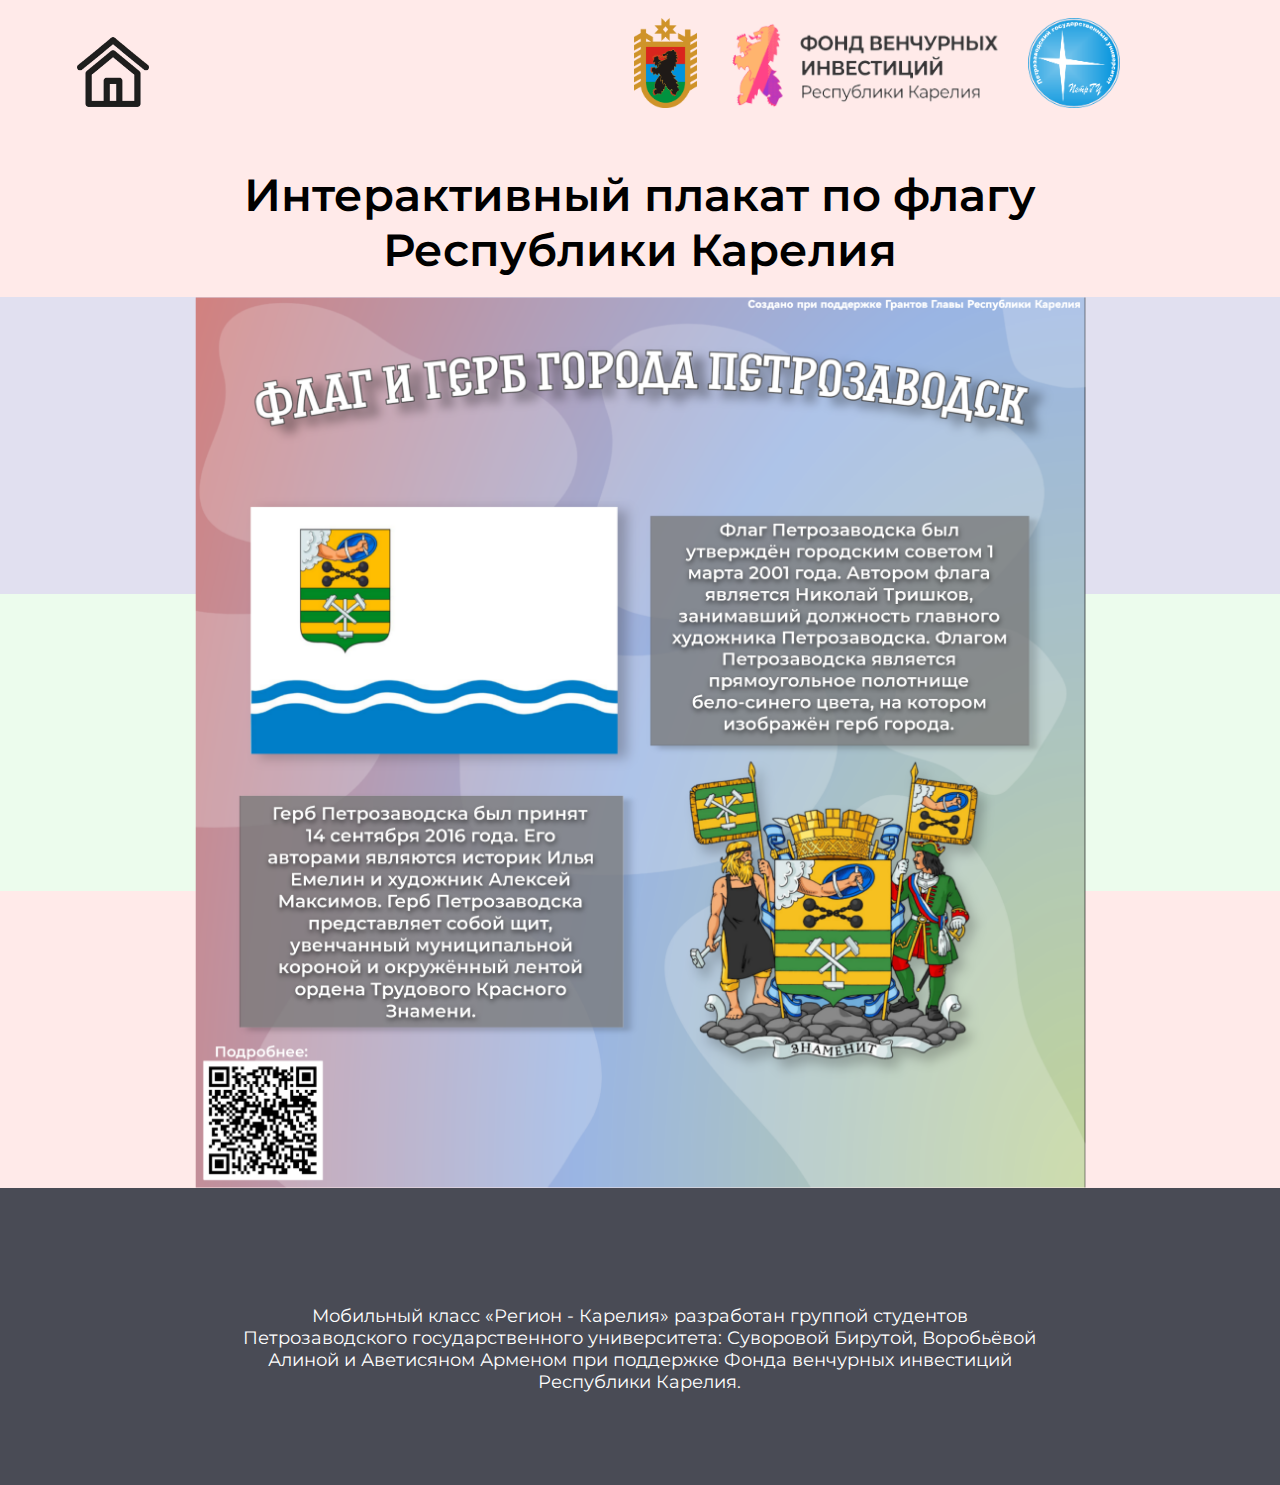
<file: petrozavodsk_poster.html>
<!DOCTYPE html>
<html lang="en">

<head>
    <meta charset="UTF-8">
    <meta name="viewport" content="width=device-width, initial-scale=1.0">
    <title>Интерактивный плакат по флагу Республики Карелия</title>
    <link href="https://fonts.googleapis.com/css2?family=Montserrat:ital,wght@0,100..900;1,100..900&display=swap"
        rel="stylesheet">
    <link rel="stylesheet" href="source/styles/styles_flag_poster.css">
</head>

<body>
    <div class="main">
        <header>
            <div class="up_header">

                <div class="home_button">
                    <a href="index.html"><img src="source/images/header_images/home_button.png" alt=""></a>
                </div>
                
                <div class="logo">
                    <div class="gerb">
                        <img src="source/images/header_images/gerb_karelia.png" alt="">

                    </div>
                    <div class="fond">
                        <img src="source/images/header_images/logo_fond.png" alt="">

                    </div>
                    <div class="petrsu">
                        <img src="source/images/header_images/logo_petrsu.png" alt="">
                    </div>
                </div>
            </div>

            <div class="down_header">
                <div class="name">
                    <p>Интерактивный плакат по флагу Республики Карелия</p>
                </div>
            </div>

        </header>

        <section>
            <img src="source/images/poster_images/poster_flag_and_emblem.png" alt="">

            <div class="line1">

            </div>

            <div class="line2">

            </div>

            <div class="line3">

            </div>

        </section>

        <footer>
            <div class="formal">
                <p>
                    Мобильный класс «Регион - Карелия» разработан группой студентов Петрозаводского государственного
                    университета: Суворовой Бирутой, Воробьёвой Алиной и Аветисяном Арменом при поддержке Фонда
                    венчурных инвестиций Республики Карелия.
                </p>
            </div>
        </footer>
    </div>
</body>

</html>
</file>
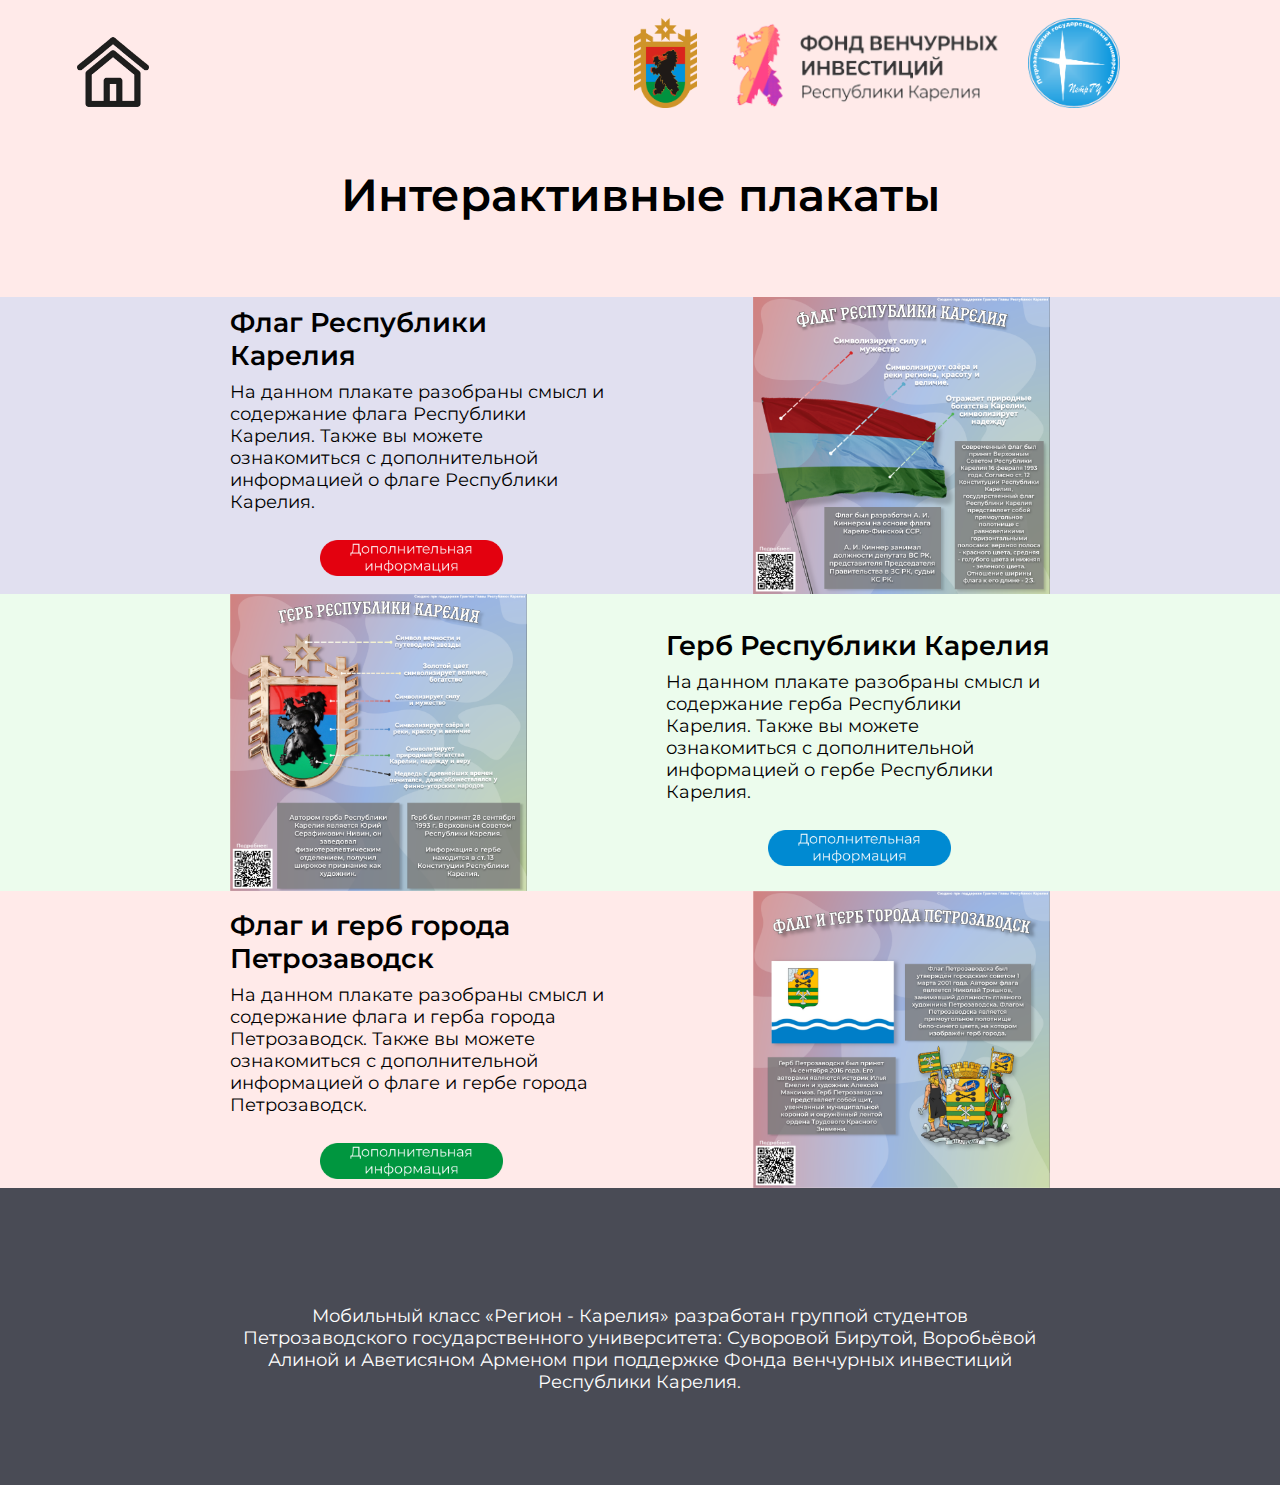
<file: posters.html>
<!DOCTYPE html>
<html lang="en">

<head>
    <meta charset="UTF-8">
    <meta name="viewport" content="width=device-width, initial-scale=1.0">
    <title>Интерактивные плакаты</title>
    <link href="https://fonts.googleapis.com/css2?family=Montserrat:ital,wght@0,100..900;1,100..900&display=swap"
        rel="stylesheet">
    <link rel="stylesheet" href="source/styles/styles_posters.css">
</head>

<body>
    <div class="main">
        <header>
            <div class="up_header">

                <div class="home_button">
                    <a href="index.html"><img src="source/images/header_images/home_button.png" alt=""></a>
                </div>
                
                <div class="logo">
                    <div class="gerb">
                        <img src="source/images/header_images/gerb_karelia.png" alt="">

                    </div>
                    <div class="fond">
                        <img src="source/images/header_images/logo_fond.png" alt="">

                    </div>
                    <div class="petrsu">
                        <img src="source/images/header_images/logo_petrsu.png" alt="">
                    </div>
                </div>
            </div>

            <div class="down_header">
                <div class="name">
                    <p>Интерактивные плакаты</p>
                </div>
            </div>

        </header>

        <section>
            <div class="flag">
                <div class="flag_main">
                    <div class="flag_information">
                        <div class="flag_head">
                            <p>
                                Флаг Республики Карелия
                            </p>
                        </div>
                        <div class="flag_text">
                            <p>
                                На данном плакате разобраны смысл и содержание флага Республики Карелия. Также вы можете
                                ознакомиться с дополнительной информацией о флаге Республики Карелия.
                            </p>
                        </div>
                        <div class="flag_button">
                            <a href="flag.html"><img src="source/images/poster_buttons/poster_flag_button.png" alt=""></a>
                        </div>
                    </div>
                </div>
                <div class="flag_image">
                    <div class="flag_image1">
                        <img src="source/images/poster_images/poster_flag.png" alt="">
                    </div>
                </div>

            </div>

            <div class="emblem">


                <div class="emblem_image">
                    <div class="emblem_image1">
                        <img src="source/images/poster_images/poster_emblem.png" alt="">
                    </div>
                </div>

                <div class="emblem_main">
                    <div class="emblem_information">
                        <div class="emblem_head">
                            <p>
                                Герб Республики Карелия
                            </p>
                        </div>
                        <div class="emblem_text">
                            <p>
                                На данном плакате разобраны смысл и содержание герба Республики Карелия. Также вы можете
                                ознакомиться с дополнительной информацией о гербе Республики Карелия.
                            </p>
                        </div>
                        <div class="emblem_button">
                            <a href="emblem.html"><img src="source/images/poster_buttons/poster_gerb_button.png" alt=""></a>
                        </div>
                    </div>
                </div>

            </div>

            <div class="petrozavodsk">

                <div class="petrozavodsk_main">
                    <div class="petrozavodsk_information">
                        <div class="petrozavodsk_head">
                            <p>
                                Флаг и герб города Петрозаводск
                            </p>
                        </div>
                        <div class="petrozavodsk_text">
                            <p>
                                На данном плакате разобраны смысл и содержание флага и герба города Петрозаводск. Также
                                вы можете ознакомиться с дополнительной информацией о флаге и гербе города Петрозаводск.
                            </p>
                        </div>
                        <div class="petrozavodsk_button">
                            <a href="flag_and_emblem.html"><img src="source/images/poster_buttons/petrozavodsk_button.png" alt=""></a>
                        </div>
                    </div>
                </div>

                <div class="petrozavodsk_image">
                    <div class="petrozavodsk_image1">
                        <img src="source/images/poster_images/poster_flag_and_emblem.png" alt="">
                    </div>
                    
                </div>

            </div>

        </section>

        <footer>
            <div class="formal">
                <p>
                    Мобильный класс «Регион - Карелия» разработан группой студентов Петрозаводского государственного
                    университета: Суворовой Бирутой, Воробьёвой Алиной и Аветисяном Арменом при поддержке Фонда
                    венчурных инвестиций Республики Карелия.
                </p>
            </div>
        </footer>
    </div>
</body>

</html>
</file>
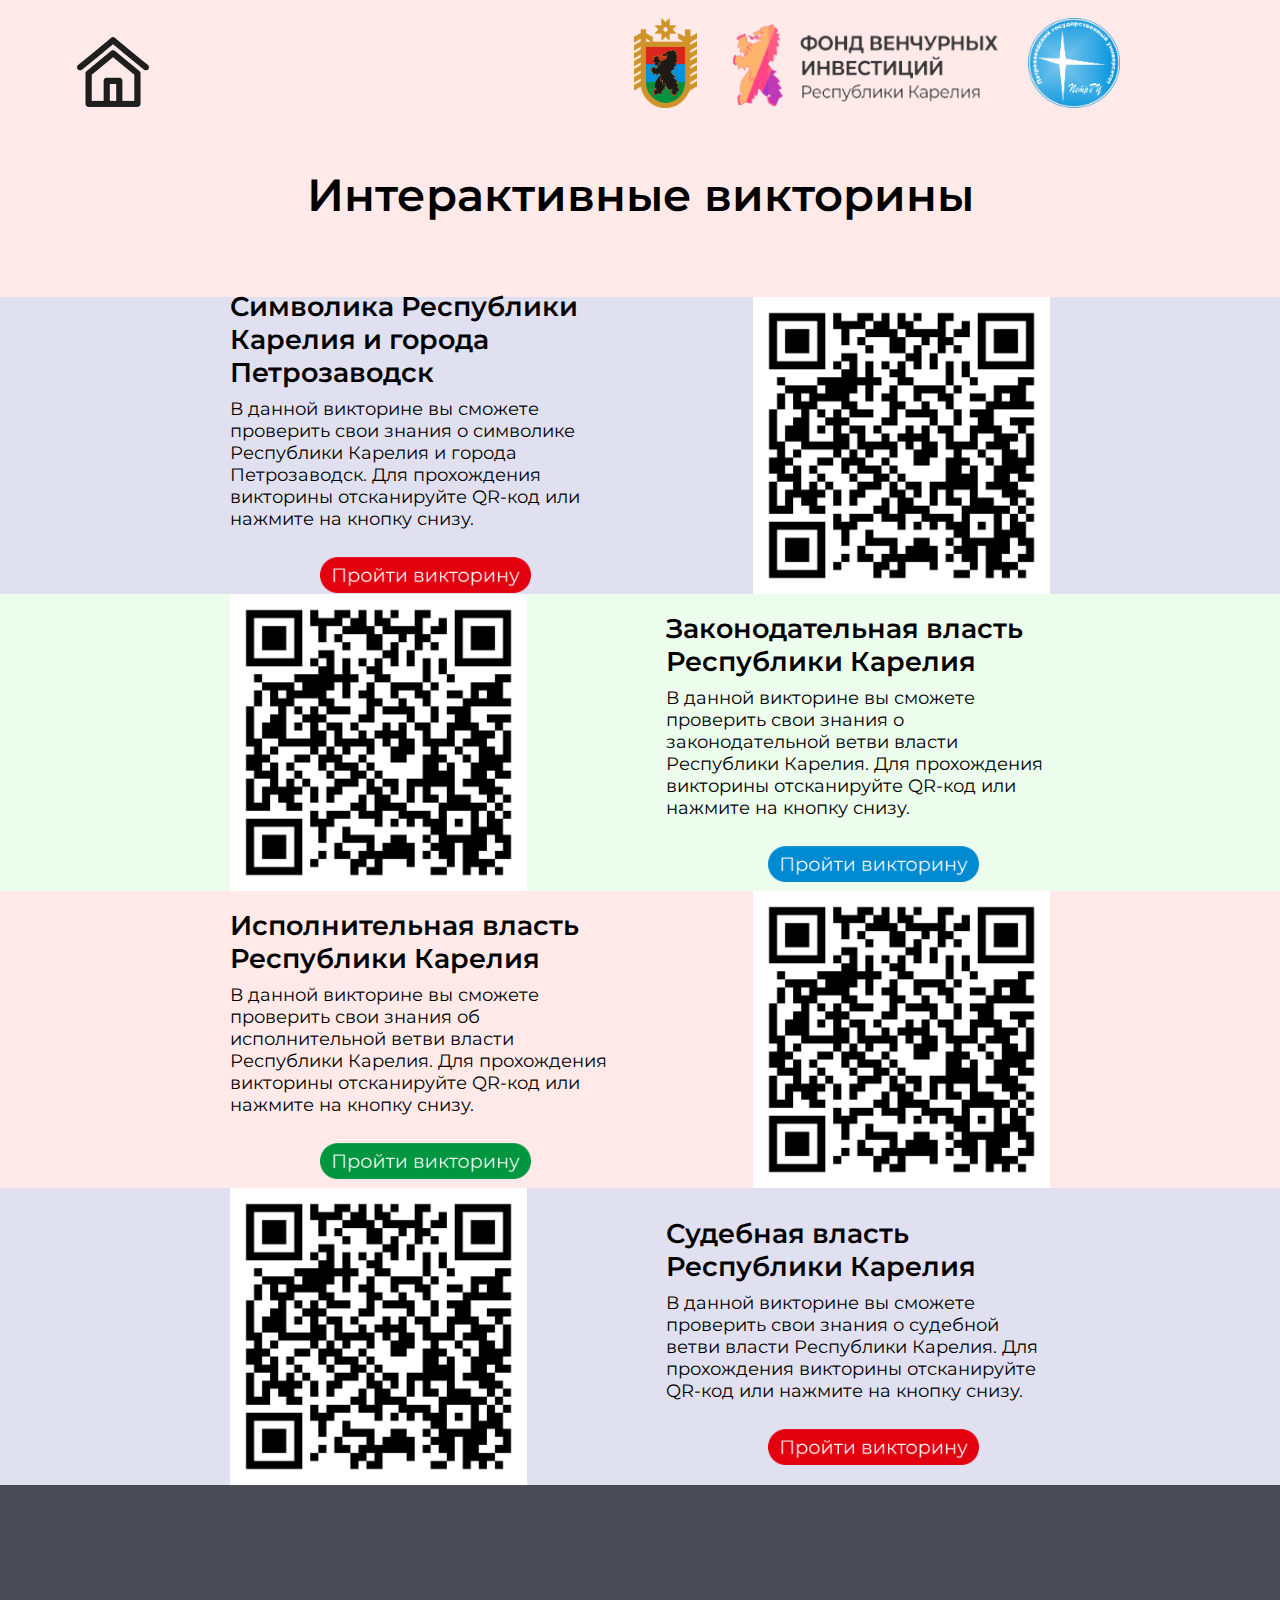
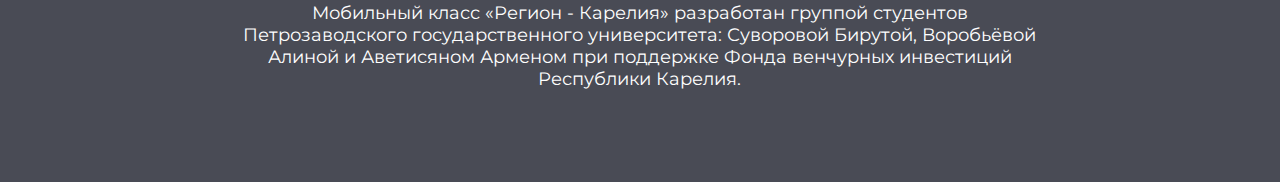
<file: quiz.html>
<!DOCTYPE html>
<html lang="en">

<head>
    <meta charset="UTF-8">
    <meta name="viewport" content="width=device-width, initial-scale=1.0">
    <title>Интерактивные викторины</title>
    <link href="https://fonts.googleapis.com/css2?family=Montserrat:ital,wght@0,100..900;1,100..900&display=swap"
        rel="stylesheet">
    <link rel="stylesheet" href="source/styles/styles_quiz.css">
</head>

<body>
    <div class="main">
        <header>
            <div class="up_header">

                <div class="home_button">
                    <a href="index.html"><img src="source/images/header_images/home_button.png" alt=""></a>
                </div>
                
                <div class="logo">
                    <div class="gerb">
                        <img src="source/images/header_images/gerb_karelia.png" alt="">

                    </div>
                    <div class="fond">
                        <img src="source/images/header_images/logo_fond.png" alt="">

                    </div>
                    <div class="petrsu">
                        <img src="source/images/header_images/logo_petrsu.png" alt="">
                    </div>
                </div>
            </div>

            <div class="down_header">
                <div class="name">
                    <p>Интерактивные викторины</p>
                </div>
            </div>

        </header>

        <section>
            <div class="symbols">
                <div class="symbols_main">
                    <div class="symbols_information">
                        <div class="symbols_head">
                            <p>
                                Символика Республики Карелия и города Петрозаводск
                            </p>
                        </div>
                        <div class="symbols_text">
                            <p>
                                В данной викторине вы сможете проверить свои знания о символике Республики Карелия и
                                города Петрозаводск. Для прохождения викторины отсканируйте QR-код или нажмите на кнопку
                                снизу.
                            </p>
                        </div>
                        <div class="symbols_button">
                            <a href="#"><img src="source/images/quiz_buttons/button1.png" alt=""></a>
                        </div>
                    </div>
                </div>
                <div class="symbols_image">
                    <img src="source/images/quiz_codes/universal_code.png" alt="">
                </div>

            </div>

            <div class="zs">


                <div class="zs_image">
                    <img src="source/images/quiz_codes/universal_code.png" alt="">
                </div>

                <div class="zs_main">
                    <div class="zs_information">
                        <div class="zs_head">
                            <p>
                                Законодательная власть Республики Карелия
                            </p>
                        </div>
                        <div class="zs_text">
                            <p>
                                В данной викторине вы сможете проверить свои знания о законодательной ветви власти
                                Республики Карелия. Для прохождения викторины отсканируйте QR-код или нажмите на кнопку
                                снизу.
                            </p>
                        </div>
                        <div class="zs_button">
                            <a href="#"><img src="source/images/quiz_buttons/button2.png" alt=""></a>
                        </div>
                    </div>
                </div>

            </div>

            <div class="goverment">

                <div class="goverment_main">
                    <div class="goverment_information">
                        <div class="goverment_head">
                            <p>
                                Исполнительная власть Республики Карелия
                            </p>
                        </div>
                        <div class="goverment_text">
                            <p>
                                В данной викторине вы сможете проверить свои знания об исполнительной ветви власти
                                Республики Карелия. Для прохождения викторины отсканируйте QR-код или нажмите на кнопку
                                снизу.
                            </p>
                        </div>
                        <div class="goverment_button">
                            <a href="#"><img src="source/images/quiz_buttons/button3.png" alt=""></a>
                        </div>
                    </div>
                </div>

                <div class="goverment_image">
                    <img src="source/images/quiz_codes/universal_code.png" alt="">

                </div>

            </div>

            <div class="court">

                <div class="court_image">
                    <img src="source/images/quiz_codes/universal_code.png" alt="">

                </div>

                <div class="court_main">
                    <div class="court_information">
                        <div class="court_head">
                            <p>
                                Судебная власть Республики Карелия
                            </p>
                        </div>
                        <div class="court_text">
                            <p>
                                В данной викторине вы сможете проверить свои знания о судебной ветви власти Республики
                                Карелия. Для прохождения викторины отсканируйте QR-код или нажмите на кнопку снизу.
                            </p>
                        </div>
                        <div class="court_button">
                            <a href="#"><img src="source/images/quiz_buttons/button1.png" alt=""></a>
                        </div>
                    </div>
                </div>

            </div>

        </section>

        <footer>
            <div class="formal">
                <p>
                    Мобильный класс «Регион - Карелия» разработан группой студентов Петрозаводского государственного
                    университета: Суворовой Бирутой, Воробьёвой Алиной и Аветисяном Арменом при поддержке Фонда
                    венчурных инвестиций Республики Карелия.
                </p>
            </div>
        </footer>
    </div>
</body>

</html>
</file>
<file: source/styles/styles_mainpage.css>
* {
    margin: 0;
    padding: 0;
}

html {
    font-size: 2vh;
    font-family: Montserrat;
}

.main {
    min-height: 82.5rem;
    display: block;
}

header {
    background-color: rgb(255, 234, 233);
    min-height: 16.5rem;
}

.up_header {
    display: flex;
    justify-content: end;
}

.home_button {
    height: 4rem;
    display: flex;
    margin-left: 6vw;
    margin-top: 2rem;
}

.home_button img {
    height: 100%;
}

.logo {
    width: 27rem;
    height: 5rem;
    display: flex;
    justify-content: space-between;
    margin-right: 12.5vw;
    margin-top: 1rem;
}

.logo>div {
    display: flex;
    height: 100%;
}

.gerb {
    width: 13%;
    height: auto;
}


.fond {
    width: 57%;
    height: auto;
}

.petrsu {
    width: 19%;
    height: auto;
}


.logo img {
    width: 100%;
    height: auto;
}


.down_header {
    display: flex;
    justify-content: center;
    padding-top: 3.5vh;
}

.name {
    font-size: 2.5rem;
    font-weight: 600;
    margin-inline: 14vw;
    text-align: center;
    margin-top: 1.5rem;
}

.film {
    display: flex;
    height: 16.5rem;
    background-color: rgb(225, 224, 240);
}


.lesson {
    display: flex;
    height: 16.5rem;
    background-color: rgb(236, 252, 237);
}

.poster {
    display: flex;
    height: 16.5rem;
    background-color: rgb(255, 234, 233);
}

.quiz {
    display: flex;
    height: 16.5rem;
    background-color: rgb(225, 224, 240);
}



.film div,
.lesson div,
.poster div,
.quiz div {
    display: flex;
}

.film img,
.lesson img,
.poster img,
.quiz img {
    height: 100%;
}

.film,
.lesson,
.poster,
.quiz {
    justify-content: space-between;;
}

.film_main,
.lesson_main,
.poster_main,
.quiz_main {
    height: 16.5rem;
    width: 48vw;
    align-items: center;
}

.film_information,
.lesson_information,
.poster_information,
.quiz_information {
    flex-flow: column;
    width: 48vw;
}

.film_head,
.lesson_head,
.poster_head,
.quiz_head {
    font-weight: 600;
    font-size: 1.5rem;
    width: 48vw;
    margin-top: 1rem;
}

.film_text,
.lesson_text,
.poster_text,
.quiz_text {
    width: 48vw;
    margin-top: 0.5rem;
}



.film_image,
.lesson_image,
.poster_image,
.quiz_image {
    justify-content: end;
    width: 48vw;
}


.film_image img,
.lesson_image img,
.poster_image img,
.quiz_image img{
    padding-right: 9.5vw;
}


.lesson_button,
.quiz_button,
.poster_button {
    height: 2rem;
    margin-top: 1.5rem;
    margin-bottom: 0.5rem;
}

.film_button {
    height: 2rem;
    margin-top: 0.5rem;
    margin-bottom: 1.5rem;
}

.film_button img,
.poster_button img {
    padding-left: 16.5vw;
}


.lesson_button img {
    padding-left: 12vw;
}

.quiz_button img {
    padding-left: 10vw;
}

.film_information p,
.poster_information p {
    margin-left: 9vw;
}

.lesson_information p,
.quiz_information p{
    padding-right: 9vw;
}


footer {
    min-height: 16.5rem;
    background-color: rgb(73, 75, 85);
    display: flex;
    align-items: center;
    justify-content: center;
}

.formal {
    width: 63%;
    height: 3.5rem;
    text-align: center;
}

.formal>p {
    color: white; 
}



@media (max-width: 1050px) {
    html {
        font-size: 1.5vw;
        font-family: Montserrat;
    }


    header,
    footer {
        min-height: 25vh;
    }

    .film,
    .lesson,
    .poster,
    .quiz {
        min-height: 25vh;
        align-items: center;
    }

    .film_image,
    .lesson_image,
    .poster_image,
    .quiz_image {
        height: 16vh;
    }

    .film_image img,
    .lesson_image img,
    .poster_image img,
    .quiz_image img{
        padding-right: 5vw;
    }



    .name,
    .formal {
        padding-bottom: 1.5vh;
    }


} 



@media (max-width: 500px) {
    html {
        font-size: 2.5vw;
        font-family: Montserrat;
    }
    
    .main {
        min-height: 125vh;
    }

    .main div {
        max-width: 100vw;
    }

    header,
    footer {
        min-height: 25vh;
    }

    .logo {
        margin-right: 2rem;
    }


    .name {
        font-size: 2rem;
        margin-inline: 6rem;
    }

    .film,
    .poster {
        height: auto;
        flex-flow: column;
    }

    .lesson,
    .quiz {
        height: auto;
        flex-flow: column-reverse;
    }

    .film_main,
    .lesson_main,
    .poster_main,
    .quiz_main {
        height: auto;
        max-width: 100vw;
        justify-content: center;
    }

    .film_image,
    .lesson_image,
    .poster_image,
    .quiz_image {
        min-height: 20vh;
        max-width: 100vw;
        justify-content: center;
    }

    .film_information,
    .lesson_information,
    .poster_information,
    .quiz_information {
        width: 80vw;
        height: auto;
    }

    .film_head,
    .lesson_head,
    .poster_head,
    .quiz_head,
    .film_text,
    .lesson_text,
    .poster_text,
    .quiz_text {
        width: 80vw;
    }

    .film_information {
        padding-top: 2vh;
    }

    .film_head {
        margin-top: 0;
        padding-top: 1vh;
    }

    .film_information p,
    .poster_information p {
        margin-left: 0;
    }
    
    .lesson_information p,
    .quiz_information p{
        padding-right: 0;
    }

    .lesson_button,
    .poster_button,
    .quiz_button {
        margin-bottom: 1.5rem;
    }

    .film_image img,
    .lesson_image img,
    .poster_image img,
    .quiz_image img{
        padding-right: 0;
    }

    .film_button img,
    .lesson_button img,
    .poster_button img,
    .quiz_button img {
        padding-left: 0;
    }

    .film_information div,
    .lesson_information div,
    .poster_information div,
    .quiz_information div {
        text-align: center;
        justify-content: center;
    }


    .name,
    .formal {
        padding-bottom: 1.5vh;
    }

    .formal {
        height: auto;
    }
}
</file>
<file: source/styles/styles_gerb.css>
* {
    margin: 0;
    padding: 0;
}

html {
    font-size: 2vh;
    font-family: Montserrat;
}

.main {
    min-height: 82.5rem;
    display: block;
}

header {
    background-color: rgb(255, 234, 233);
    min-height: 16.5rem;
}

.up_header {
    display: flex;
    justify-content: space-between;
}

.home_button {
    height: 4rem;
    display: flex;
    margin-left: 6vw;
    margin-top: 2rem;
}

.home_button img {
    height: 100%;
}

.logo {
    width: 27rem;
    height: 5rem;
    display: flex;
    justify-content: space-between;
    margin-right: 12.5vw;
    margin-top: 1rem;
}

.logo>div {
    display: flex;
    height: 100%;
}

.gerb {
    width: 13%;
    height: auto;
}


.fond {
    width: 57%;
    height: auto;
}

.petrsu {
    width: 19%;
    height: auto;
}


.logo img {
    width: 100%;
    height: auto;
}


.down_header {
    display: flex;
    justify-content: center;
    padding-top: 3.5vh;
}

.name {
    font-size: 2.5rem;
    font-weight: 600;
    margin-inline: 14vw;
    text-align: center;
}


.symbol {
    background-color: rgb(225, 224, 240);
    height: 16.5rem;
    display: flex;
    justify-content: center;
    align-items: center;
}

.symbol>img {
    height: 16rem;
    width: auto;
}

.information {
    min-height: 33rem;
    background-color: rgb(236, 252, 237);  
}

.text {
    margin-inline: 5%;
    padding-top: 1.5rem;
    text-align: left;
}

.text>p {
    text-indent: 3%;
    margin-bottom: 0.5rem;
}

footer {
    min-height: 16.5rem;
    background-color: rgb(73, 75, 85);
    display: flex;
    align-items: center;
    justify-content: center;
}

.formal {
    width: 63%;
    height: 3.5rem;
    text-align: center;
}

.formal>p {
    color: white; 
}



@media (max-width: 1050px) {
    html {
        font-size: 1.5vw;
        font-family: Montserrat;
    }

    .main {
        min-height: 125vh;
    }

    header,
    footer {
        min-height: 25vh;
    }

    .symbol {
        max-width: 100vw;
        min-height: 25vh;

    }

    .symbol>img {
        max-width: 100vw;
        min-height: 23vh;
    }


    .information {
        min-height: 50vh;
    }

    .text>p {
        text-indent: 3.5%;
        margin-bottom: 0.5rem;
    }

    .name,
    .information,
    .formal {
        padding-bottom: 1.5vh;
}


} 

@media (max-width: 500px) {
    html {
        font-size: 2.5vw;
        font-family: Montserrat;
    }
    
    .main {
        min-height: 125vh;
    }

    .main div {
        max-width: 100vw;
    }

    header,
    footer {
        min-height: 25vh;
    }

    .logo {
        margin-right: 2rem;
    }

    .symbol {
        max-width: 100vw;
        min-height: 25vh;

    }

    .symbol>img {
        max-width: 100vw;
        min-height: 23vh;
    }


    .name {
        font-size: 2rem;
        margin-inline: 6rem;
    }

    .information {
        min-height: 50vh;
    }

    .text>p {
        text-indent: 4%;
        margin-bottom: 0.5rem;
    }

    .name,
    .information,
    .formal {
        padding-bottom: 1.5vh;
    }

    .formal {
        height: auto;
    }
}
</file>
<file: source/styles/styles_flag_poster.css>
* {
    margin: 0;
    padding: 0;
}

html {
    font-size: 2vh;
    font-family: Montserrat;
}

.main {
    min-height: 82.5rem;
    display: block;
}

header {
    background-color: rgb(255, 234, 233);
    min-height: 16.5rem;
}

.up_header {
    display: flex;
    justify-content: space-between;
}

.home_button {
    height: 4rem;
    display: flex;
    margin-left: 6vw;
    margin-top: 2rem;
}

.home_button img {
    height: 100%;
}

.logo {
    width: 27rem;
    height: 5rem;
    display: flex;
    justify-content: space-between;
    margin-right: 12.5vw;
    margin-top: 1rem;
}

.logo>div {
    display: flex;
    height: 100%;
}

.gerb {
    width: 13%;
    height: auto;
}


.fond {
    width: 57%;
    height: auto;
}

.petrsu {
    width: 19%;
    height: auto;
}


.logo img {
    width: 100%;
    height: auto;
}


.down_header {
    display: flex;
    justify-content: center;
    padding-top: 3.5vh;
}

.name {
    font-size: 2.5rem;
    font-weight: 600;
    margin-inline: 14vw;
    text-align: center;
    margin-top: 1.5rem;
}

section {
    position: relative;
    justify-content: center;
}

section img {
    position: absolute;
    height: 49.5rem;
    top: 0;
	bottom: 0;
	left: 0;
	right: 0;
	margin: auto;
}

.line1 {
    display: flex;
    height: 16.5rem;
    background-color: rgb(225, 224, 240);
}


.line2 {
    display: flex;
    height: 16.5rem;
    background-color: rgb(236, 252, 237);
}

.line3 {
    display: flex;
    height: 16.5rem;
    background-color: rgb(255, 234, 233);
}







footer {
    min-height: 16.5rem;
    background-color: rgb(73, 75, 85);
    display: flex;
    align-items: center;
    justify-content: center;
}

.formal {
    width: 63%;
    height: 3.5rem;
    text-align: center;
}

.formal>p {
    color: white; 
}



@media (max-width: 1050px) {
    html {
        font-size: 1.5vw;
        font-family: Montserrat;
    }

    .main {
        min-height: 100vh;
    }

    header,
    footer {
        min-height: 25vh;
    }

    .line1,
    .line2,
    .line3 {
        min-height: 17vh;
        height: 32vw;
        align-items: center;
    }

    section img {
        height: 96vw;
    }


    .name,
    .formal {
        padding-bottom: 1.5vh;
    }


} 



@media (max-width: 500px) {
    html {
        font-size: 2.5vw;
        font-family: Montserrat;
    }
    
    .main {
        min-height: 100vh;
    }

    .main div {
        max-width: 100vw;
    }

    header,
    footer {
        min-height: 25vh;
    }

    .logo {
        margin-right: 2rem;
    }


    .name {
        font-size: 2rem;
        margin-inline: 6rem;
    }



    .name,
    .formal {
        padding-bottom: 1.5vh;
    }

    .formal {
        height: auto;
    }
}
</file>
<file: source/styles/styles_films.css>
* {
    margin: 0;
    padding: 0;
}

html {
    font-size: 2vh;
    font-family: Montserrat;
}

.main {
    min-height: 82.5rem;
    display: block;
}

header {
    background-color: rgb(255, 234, 233);
    min-height: 16.5rem;
}

.up_header {
    display: flex;
    justify-content: space-between;
}

.home_button {
    height: 4rem;
    display: flex;
    margin-left: 6vw;
    margin-top: 2rem;
}

.home_button img {
    height: 100%;
}

.logo {
    width: 27rem;
    height: 5rem;
    display: flex;
    justify-content: space-between;
    margin-right: 12.5vw;
    margin-top: 1rem;
}

.logo>div {
    display: flex;
    height: 100%;
}

.gerb {
    width: 13%;
    height: auto;
}


.fond {
    width: 57%;
    height: auto;
}

.petrsu {
    width: 19%;
    height: auto;
}


.logo img {
    width: 100%;
    height: auto;
}


.down_header {
    display: flex;
    justify-content: center;
    padding-top: 3.5vh;
}

.name {
    font-size: 2.5rem;
    font-weight: 600;
    margin-inline: 14vw;
    text-align: center;
    margin-top: 1.5rem;
}

.zs {
    display: flex;
    height: 16.5rem;
    background-color: rgb(225, 224, 240);
}


.government {
    display: flex;
    height: 16.5rem;
    background-color: rgb(236, 252, 237);
}

.court {
    display: flex;
    height: 16.5rem;
    background-color: rgb(255, 234, 233);
}


.zs div,
.government div,
.court div {
    display: flex;
}

.zs iframe,
.government iframe,
.court iframe {
    height: 16.5rem;
    width: auto;
}

.zs,
.government,
.court {
    justify-content: space-between;
}

.zs_main,
.government_main,
.court_main {
    height: 16.5rem;
    width: 35vw;
    align-items: center;
}

.zs_information,
.government_information,
.court_information {
    flex-flow: column;
    width: 35vw;
}

.zs_head,
.government_head,
.court_head {
    font-weight: 600;
    font-size: 1.5rem;
    width: 35vw;
    margin-top: 1rem;
}

.zs_text,
.government_text,
.court_text {
    width: 35vw;
    margin-top: 0.5rem;
}



.zs_video,
.court_video {
    justify-content: end;
    width: 48vw;
}

.government_video {
    justify-content: start;
    width: 48vw;
}


.zs_video,
.court_video {
    margin-right: 12vw;
}

.government_video {
    margin-left: 12vw;
}


.zs_information p,
.court_information p {
    margin-left: 12vw;
}

.government_information p {
    padding-right: 12vw;
}


footer {
    min-height: 16.5rem;
    background-color: rgb(73, 75, 85);
    display: flex;
    align-items: center;
    justify-content: center;
}

.formal {
    width: 63%;
    height: 3.5rem;
    text-align: center;
}

.formal>p {
    color: white; 
}



@media (max-width: 1050px) {
    html {
        font-size: 1.5vw;
        font-family: Montserrat;
    }

    .main {
        min-height:125vh;
    }

    .main div {
        max-width: 100vw;
    }

    header,
    footer {
        min-height: 25vh;
    }

    .zs,
    .court {
        height: 55vh;
        flex-flow: column;
    }

    .government {
        height: 55vh;
        flex-flow: column-reverse;
    }

    .zs_main,
    .government_main,
    .court_main {
        height: 25vh;
        width: 100%;
        justify-content: center;
    }

    .zs_video,
    .government_video,
    .court_video {
        justify-content: center;
        height: 30vh;
        width: 100%;
        margin-right: 0;
        margin-left: 0;
    }

    .zs_information,
    .government_information,
    .court_information,
    .zs_head,
    .government_head,
    .court_head,
    .zs_text,
    .government_text,
    .court_text {
        width: 80vw;
    }

    .zs_information,
    .government_information,
    .court_information {
        max-height: 100%;
    }

    .zs_information p,
    .court_information p {
        margin-left: 0;
    }
    
    .government_information p {
        padding-right: 0;
    }

    .zs_information div,
    .government_information div,
    .court_information div {
        text-align: center;
        justify-content: center;
    }

    .zs_head,
    .government_head,
    .court_head {
        padding-top: 1.5vw;
    }


    .zs_video iframe,
    .government_video iframe,
    .court_video iframe {
        height: 100%;
        max-width: 100%;
    }



    .name,
    .formal {
        padding-bottom: 1.5vh;
    }


} 


@media (max-width: 500px) {
    html {
        font-size: 2.5vw;
        font-family: Montserrat;
    }


    .logo {
        margin-right: 2rem;
    }


    .name {
        font-size: 2rem;
        margin-inline: 6rem;
    }

    .formal {
        height: auto;
    }
}
</file>
<file: source/styles/styles_flag.css>
* {
    margin: 0;
    padding: 0;
}

html {
    font-size: 2vh;
    font-family: Montserrat;
}

.main {
    min-height: 82.5rem;
    display: block;
}

header {
    background-color: rgb(255, 234, 233);
    min-height: 16.5rem;
}

.up_header {
    display: flex;
    justify-content: space-between;
}

.home_button {
    height: 4rem;
    display: flex;
    margin-left: 6vw;
    margin-top: 2rem;
}

.home_button img {
    height: 100%;
}

.logo {
    width: 27rem;
    height: 5rem;
    display: flex;
    justify-content: space-between;
    margin-right: 12.5vw;
    margin-top: 1rem;
}

.logo>div {
    display: flex;
    height: 100%;
}

.gerb {
    width: 13%;
    height: auto;
}


.fond {
    width: 57%;
    height: auto;
}

.petrsu {
    width: 19%;
    height: auto;
}


.logo img {
    width: 100%;
    height: auto;
}


.down_header {
    display: flex;
    justify-content: center;
    padding-top: 3.5vh;
}

.name {
    font-size: 2.5rem;
    font-weight: 600;
    margin-inline: 14vw;
    text-align: center;
}


.symbol {
    background-color: rgb(225, 224, 240);
    height: 16.5rem;
    text-align: center;
}

.symbol>img {
    height: 16.5rem;
    width: auto;
}

.information {
    min-height: 33rem;
    background-color: rgb(236, 252, 237);  
}

.text {
    margin-inline: 5%;
    padding-top: 1.5rem;
    text-align: left;
}

.text>p {
    text-indent: 3%;
    margin-bottom: 0.5rem;
}

footer {
    min-height: 16.5rem;
    background-color: rgb(73, 75, 85);
    display: flex;
    align-items: center;
    justify-content: center;
}

.formal {
    width: 63%;
    height: 3.5rem;
    text-align: center;
}

.formal>p {
    color: white; 
}



@media (max-width: 1050px) {
    html {
        font-size: 1.5vw;
        font-family: Montserrat;
    }

    .main {
        min-height: 125vh;
    }

    header,
    footer {
        min-height: 25vh;
    }

    .symbol,
    .symbol>img {
        max-width: 100vw;
        min-height: 25vh;

    }


    .information {
        min-height: 50vh;
    }

    .text>p {
        text-indent: 3.5%;
        margin-bottom: 0.5rem;
    }

    .name,
    .information,
    .formal {
        padding-bottom: 1.5vh;
}


} 

@media (max-width: 500px) {
    html {
        font-size: 2.5vw;
        font-family: Montserrat;
    }
    
    .main {
        min-height: 125vh;
    }

    .main div {
        max-width: 100vw;
    }

    header,
    footer {
        min-height: 25vh;
    }

    .logo {
        margin-right: 2rem;
    }

    .symbol,
    .symbol>img {
        max-width: 100vw;
        min-height: 25vh;

    }

    .name {
        font-size: 2rem;
        margin-inline: 6rem;
    }

    .information {
        min-height: 50vh;
    }

    .text>p {
        text-indent: 4%;
        margin-bottom: 0.5rem;
    }

    .name,
    .information,
    .formal {
        padding-bottom: 1.5vh;
    }

    .formal {
        height: auto;
    }
}
</file>
<file: source/styles/styles_petrozavodsk.css>
* {
    margin: 0;
    padding: 0;
}

html {
    font-size: 2vh;
    font-family: Montserrat;
}

.main {
    min-height: 82.5rem;
    display: block;
}

header {
    background-color: rgb(255, 234, 233);
    min-height: 16.5rem;
}

.up_header {
    display: flex;
    justify-content: space-between;
}

.home_button {
    height: 4rem;
    display: flex;
    margin-left: 6vw;
    margin-top: 2rem;
}

.home_button img {
    height: 100%;
}

.logo {
    width: 27rem;
    height: 5rem;
    display: flex;
    justify-content: space-between;
    margin-right: 12.5vw;
    margin-top: 1rem;
}

.logo>div {
    display: flex;
    height: 100%;
}

.gerb {
    width: 13%;
    height: auto;
}


.fond {
    width: 57%;
    height: auto;
}

.petrsu {
    width: 19%;
    height: auto;
}


.logo img {
    width: 100%;
    height: auto;
}


.down_header {
    display: flex;
    justify-content: center;
    padding-top: 3.5vh;
}

.name {
    font-size: 2.5rem;
    font-weight: 600;
    margin-inline: 14vw;
    text-align: center;
}


.symbol {
    background-color: rgb(225, 224, 240);
    height: 16.5rem;
    display: flex;
    justify-content: center;
}

.flag_and_gerb {
    display: flex;
    height: 16.5rem;
    width: 64vw;
    justify-content: space-between;
}


.flag_container,
.gerb_container {
    display: flex;
    height: 16.5rem;
    width: auto;
    justify-content: space-between;
}

.phone_gerb_container {
    display: none;
}

.symbol img {
    height: 16.5rem;
    width: auto;
}

.information {
    min-height: 33rem;
    background-color: rgb(236, 252, 237);  
}

.text {
    margin-inline: 5%;
    padding-top: 1.5rem;
    text-align: left;
}

.text>p {
    text-indent: 3%;
    margin-bottom: 0.5rem;
}

footer {
    min-height: 16.5rem;
    background-color: rgb(73, 75, 85);
    display: flex;
    align-items: center;
    justify-content: center;
}

.formal {
    width: 63%;
    height: 3.5rem;
    text-align: center;
}

.formal>p {
    color: white; 
}




@media (max-width: 1050px) {
    html {
        font-size: 1.5vw;
        font-family: Montserrat;
    }

    .main {
        min-height: 125vh;
    }

    header,
    footer {
        min-height: 25vh;
    }

    .symbol{
        max-width: 100vw;
        height: 25vh;

    }

    .flag_and_gerb {
        height: 25vh;
        max-width: 100vw;
        min-width: 64vw;
    }
    
    
    .flag_container,
    .gerb_container {
        height: 25vh;
        width: auto;
        max-width: 50vw;
    }
    
    .symbol img {
        height: 25vh;
        width: auto;
        max-width: 50vw;
    }

    .information {
        min-height: 50vh;
    }

    .text>p {
        text-indent: 3.5%;
        margin-bottom: 0.5rem;
    }
    
    .name,
    .information,
    .formal {
        padding-bottom: 1.5vh;
    }

} 

@media (max-width: 700px) {
    .flag_and_gerb {
        min-width: 80vw;
    }
}

@media (max-width: 500px) {
    html {
        font-size: 2.5vw;
        font-family: Montserrat;
    }
    
    .main {
        min-height: 125vh;
    }

    .main div {
        max-width: 100vw;
    }

    header,
    footer {
        min-height: 25vh;
    }

    .logo {
        margin-right: 2rem;
    }

    .symbol {
        max-width: 100vw;
    }

    .flag_and_gerb {
        height: 25vh;
        max-width: 100vw;
        justify-content: center;
    }
    
    
    .gerb_container {display: none;}

    .flag_container {
        max-width: 100vw;
    }

    .phone_gerb_container {
        display: flex;
        height: 25vh;
        max-width: 100vw;
        justify-content: center;
        background-color: rgb(225, 224, 240);
    }

    .symbol img,
    .flag_container,
    .phone_gerb_container img {
        height: 24vh;
        max-width: 100vw;
    }

    .phone_gerb_container {
        height: 25vh;
        max-width: 100vw;
    }

    .name {
        font-size: 1.85rem;
        margin-inline: 6rem;
    }

    .information {
        min-height: 50vh;
    }

    .text>p {
        text-indent: 4%;
        margin-bottom: 0.5rem;
    }
    

    .name,
    .information,
    .formal {
        padding-bottom: 1.5vh;
    }

    .formal {
        height: auto;
    }
}
</file>
<file: source/styles/styles_lesson.css>
* {
    margin: 0;
    padding: 0;
}

html {
    font-size: 2vh;
    font-family: Montserrat;
}

.main {
    min-height: 66rem;
    display: block;
}

header {
    background-color: rgb(255, 234, 233);
    min-height: 16.5rem;
}

.up_header {
    display: flex;
    justify-content: space-between;
}

.home_button {
    height: 4rem;
    display: flex;
    margin-left: 6vw;
    margin-top: 2rem;
}

.home_button img {
    height: 100%;
}

.logo {
    width: 27rem;
    height: 5rem;
    display: flex;
    justify-content: space-between;
    margin-right: 12.5vw;
    margin-top: 1rem;
}

.logo>div {
    display: flex;
    height: 100%;
}

.gerb {
    width: 13%;
    height: auto;
}


.fond {
    width: 57%;
    height: auto;
}

.petrsu {
    width: 19%;
    height: auto;
}


.logo img {
    width: 100%;
    height: auto;
}


.down_header {
    display: flex;
    justify-content: center;
    padding-top: 3.5vh;
}

.name {
    font-size: 2.5rem;
    font-weight: 600;
    margin-inline: 14vw;
    text-align: center;
}


.lesson_video {
    background-color: rgb(225, 224, 240);
    height: 16.5rem;
    text-align: center;
}

.lesson_video>iframe {
    height: 16.5rem;
    width: auto;
}

.information {
    min-height: 16.5rem;
    background-color: rgb(236, 252, 237);
    display: flex;
    justify-content: center;
}

.text {
    width:30%;
    text-align: center;
    padding-top: 2rem;
}


footer {
    min-height: 16.5rem;
    background-color: rgb(73, 75, 85);
    display: flex;
    align-items: center;
    justify-content: center;
}

.formal {
    width: 63%;
    height: 3.5rem;
    text-align: center;
}

.formal>p {
    color: white; 
}



@media (max-width: 1050px) {
    html {
        font-size: 1.5vw;
        font-family: Montserrat;
    }

    .main {
        min-height: 100vh;
    }

    header,
    footer {
        min-height: 25vh;
    }

    .lesson_video,
    .lesson_video>iframe {
        max-width: 100vw;
        min-height: 25vh;

    }


    .information {
        min-height: 25vh;
    }

    .text {
        width: 40%;
    }

    .name,
    .information,
    .formal {
        padding-bottom: 1.5vh;
}


} 

@media (max-width: 500px) {
    html {
        font-size: 2.5vw;
        font-family: Montserrat;
    }
    
    .main {
        min-height: 100vh;
    }

    .main div {
        max-width: 100vw;
    }

    header,
    footer {
        min-height: 25vh;
    }

    .logo {
        margin-right: 2rem;
    }

    .lesson_video,
    .lesson_video>iframe {
        max-width: 100vw;
        min-height: 25vh;

    }

    .name {
        font-size: 2rem;
        margin-inline: 6rem;
    }

    .information {
        min-height: 25vh;
    }

    .text {
        width: 60%;
        text-align: center;
    }

    .name,
    .information,
    .formal {
        padding-bottom: 1.5vh;
    }

    .formal {
        height: auto;
    }
}
</file>
<file: source/styles/styles_posters.css>
* {
    margin: 0;
    padding: 0;
}

html {
    font-size: 2vh;
    font-family: Montserrat;
}

.main {
    min-height: 82.5rem;
    display: block;
}

header {
    background-color: rgb(255, 234, 233);
    min-height: 16.5rem;
}

.up_header {
    display: flex;
    justify-content: space-between;
}

.home_button {
    height: 4rem;
    display: flex;
    margin-left: 6vw;
    margin-top: 2rem;
}

.home_button img {
    height: 100%;
}

.logo {
    width: 27rem;
    height: 5rem;
    display: flex;
    justify-content: space-between;
    margin-right: 12.5vw;
    margin-top: 1rem;
}

.logo>div {
    display: flex;
    height: 100%;
}

.gerb {
    width: 13%;
    height: auto;
}


.fond {
    width: 57%;
    height: auto;
}

.petrsu {
    width: 19%;
    height: auto;
}


.logo img {
    width: 100%;
    height: auto;
}


.down_header {
    display: flex;
    justify-content: center;
    padding-top: 3.5vh;
}

.name {
    font-size: 2.5rem;
    font-weight: 600;
    margin-inline: 14vw;
    text-align: center;
    margin-top: 1.5rem;
}

.flag {
    display: flex;
    height: 16.5rem;
    background-color: rgb(225, 224, 240);
}


.emblem {
    display: flex;
    height: 16.5rem;
    background-color: rgb(236, 252, 237);
}

.petrozavodsk {
    display: flex;
    height: 16.5rem;
    background-color: rgb(255, 234, 233);
}


.flag div,
.emblem div,
.petrozavodsk div {
    display: flex;
}


.flag_image1,
.emblem_image1,
.petrozavodsk_image1,
.flag img,
.emblem img,
.petrozavodsk img {
    height: 100%;
}

.flag,
.emblem,
.petrozavodsk {
    justify-content: space-between;
}

.flag_main,
.emblem_main,
.petrozavodsk_main {
    height: 16.5rem;
    width: 48vw;
    align-items: center;
}

.flag_information,
.emblem_information,
.petrozavodsk_information {
    flex-flow: column;
    width: 48vw;
}

.flag_head,
.emblem_head,
.petrozavodsk_head {
    font-weight: 600;
    font-size: 1.5rem;
    width: 48vw;
    margin-top: 1rem;
}

.flag_text,
.emblem_text,
.petrozavodsk_text {
    width: 48vw;
    margin-top: 0.5rem;
}



.flag_image,
.petrozavodsk_image {
    justify-content: end;
    width: 48vw;
}

.emblem_image {
    justify-content: start;
    width: 48vw;
}

.flag_image1,
.petrozavodsk_image1 {
    padding-right: 18vw;
}


.emblem_image1{
    padding-left: 18vw;
}


.emblem_button,
.petrozavodsk_button {
    height: 2rem;
    margin-top: 1.5rem;
    margin-bottom: 0.5rem;
}

.flag_button {
    height: 2rem;
    margin-top: 1.5rem;
    margin-bottom: 1.5rem;
}

.flag_button img,
.petrozavodsk_button img {
    padding-left: 25vw;
}


.emblem_button img {
    padding-left: 8vw;
}


.flag_information p,
.petrozavodsk_information p {
    margin-left: 18vw;
}

.emblem_information p {
    padding-right: 18vw;
}


footer {
    min-height: 16.5rem;
    background-color: rgb(73, 75, 85);
    display: flex;
    align-items: center;
    justify-content: center;
}

.formal {
    width: 63%;
    height: 3.5rem;
    text-align: center;
}

.formal>p {
    color: white; 
}



@media (max-width: 1050px) {
    html {
        font-size: 1.5vw;
        font-family: Montserrat;
    }

    .main {
        min-height:125vh;
    }

    header,
    footer {
        min-height: 25vh;
    }

    .flag,
    .emblem,
    .petrozavodsk {
        min-height: 25vh;
        align-items: center;
    }

    .flag_image,
    .emblem_image,
    .petrozavodsk_image {
        height: 100%;
    }

    .flag_image1,
    .emblem_image1,
    .petrozavodsk_image1,
    .flag_image img,
    .emblem_image img,
    .petrozavodsk_image img {
        height: 100%;
    }

    .flag_image1,
    .petrozavodsk_image1 {
        padding-right: 16vw;
    }


    .emblem_image1{
        padding-left: 16vw;
    }

    .flag_information p,
    .petrozavodsk_information p {
        margin-left: 16vw;
    }

    .emblem_information p {
        padding-right: 16vw;
    }


    .name,
    .formal {
        padding-bottom: 1.5vh;
    }


} 


@media (max-width: 500px) {
    html {
        font-size: 2.5vw;
        font-family: Montserrat;
    }
    
    .main {
        min-height: 125vh;
    }

    .main div {
        max-width: 100vw;
    }

    header,
    footer {
        min-height: 25vh;
    }

    .logo {
        margin-right: 2rem;
    }


    .name {
        font-size: 2rem;
        margin-inline: 6rem;
    }

    .flag,
    .petrozavodsk {
        height: 45vh;
        flex-flow: column;
    }

    .emblem {
        height: 45vh;
        flex-flow: column-reverse;
    }

    .flag_head,
    .emblem_head,
    .petrozavodsk_head {
        padding-top: 1.5vw;
    }

    .flag_main,
    .emblem_main,
    .petrozavodsk_main,
    .flag_image,
    .emblem_image,
    .petrozavodsk_image {
        height: 20vh;
        max-width: 100vw;
        justify-content: center;
    }


    .flag_information,
    .emblem_information,
    .petrozavodsk_information,
    .flag_head,
    .emblem_head,
    .petrozavodsk_head,
    .flag_text,
    .emblem_text,
    .petrozavodsk_text {
        width: 80vw;
    }

    .flag_information,
    .emblem_information,
    .petrozavodsk_information {
        max-height: 100%;
    }

    .flag_information p,
    .petrozavodsk_information p {
        margin-left: 0;
    }
    
    .emblem_information p {
        padding-right: 0;
    }

    .flag_image1,
    .emblem_image1,
    .petrozavodsk_image1,
    .flag_image img,
    .emblem_image img,
    .petrozavodsk_image img {
        padding-right: 0;
        padding-left: 0;
    }

    .flag_button img,
    .emblem_button img,
    .petrozavodsk_button img {
        padding-left: 0;
    }

    .flag_button,
    .emblem_button,
    .petrozavodsk_button {
        margin-top: 1rem;
    }

    .flag_information div,
    .emblem_information div,
    .petrozavodsk_information div {
        text-align: center;
        justify-content: center;
    }


    .name,
    .formal {
        padding-bottom: 1.5vh;
    }

    .formal {
        height: auto;
    }
}
</file>
<file: source/styles/styles_quiz.css>
* {
    margin: 0;
    padding: 0;
}

html {
    font-size: 2vh;
    font-family: Montserrat;
}

.main {
    min-height: 82.5rem;
    display: block;
}

header {
    background-color: rgb(255, 234, 233);
    min-height: 16.5rem;
}

.up_header {
    display: flex;
    justify-content: space-between;
}

.home_button {
    height: 4rem;
    display: flex;
    margin-left: 6vw;
    margin-top: 2rem;
}

.home_button img {
    height: 100%;
}

.logo {
    width: 27rem;
    height: 5rem;
    display: flex;
    justify-content: space-between;
    margin-right: 12.5vw;
    margin-top: 1rem;
}

.logo>div {
    display: flex;
    height: 100%;
}

.gerb {
    width: 13%;
    height: auto;
}


.fond {
    width: 57%;
    height: auto;
}

.petrsu {
    width: 19%;
    height: auto;
}


.logo img {
    width: 100%;
    height: auto;
}


.down_header {
    display: flex;
    justify-content: center;
    padding-top: 3.5vh;
}

.name {
    font-size: 2.5rem;
    font-weight: 600;
    margin-inline: 14vw;
    text-align: center;
    margin-top: 1.5rem;
}

.symbols {
    display: flex;
    height: 16.5rem;
    background-color: rgb(225, 224, 240);
}


.zs {
    display: flex;
    height: 16.5rem;
    background-color: rgb(236, 252, 237);
}

.goverment {
    display: flex;
    height: 16.5rem;
    background-color: rgb(255, 234, 233);
}

.court {
    display: flex;
    height: 16.5rem;
    background-color: rgb(225, 224, 240);
}


.symbols div,
.zs div,
.goverment div,
.court div {
    display: flex;
}

.symbols img,
.zs img,
.goverment img,
.court img {
    height: 100%;
}

.symbols,
.zs,
.goverment,
.court {
    justify-content: space-between;
}

.symbols_main,
.zs_main,
.goverment_main,
.court_main {
    height: 16.5rem;
    width: 48vw;
    align-items: center;
}

.symbols_information,
.zs_information,
.goverment_information,
.court_information {
    flex-flow: column;
    width: 48vw;
}

.symbols_head,
.zs_head,
.goverment_head,
.court_head {
    font-weight: 600;
    font-size: 1.5rem;
    width: 48vw;
    margin-top: 1rem;
}

.symbols_text,
.zs_text,
.goverment_text,
.court_text {
    width: 48vw;
    margin-top: 0.5rem;
}



.symbols_image,
.goverment_image {
    justify-content: end;
    width: 48vw;
}

.zs_image,
.court_image {
    justify-content: start;
    width: 48vw;
}


.symbols_image img,
.goverment_image img {
    padding-right: 18vw;
}

.zs_image img,
.court_image img {
    padding-left: 18vw;
}


.zs_button,
.goverment_button,
.court_button {
    height: 2rem;
    margin-top: 1.5rem;
    margin-bottom: 0.5rem;
}

.symbols_button {
    height: 2rem;
    margin-top: 1.5rem;
    margin-bottom: 1.5rem;
}

.symbols_button img,
.goverment_button img {
    padding-left: 25vw;
}


.zs_button img,
.court_button img {
    padding-left: 8vw;
}


.symbols_information p,
.goverment_information p {
    margin-left: 18vw;
}

.zs_information p,
.court_information p {
    padding-right: 18vw;
}


footer {
    min-height: 16.5rem;
    background-color: rgb(73, 75, 85);
    display: flex;
    align-items: center;
    justify-content: center;
}

.formal {
    width: 63%;
    height: 3.5rem;
    text-align: center;
}

.formal>p {
    color: white; 
}



@media (max-width: 1050px) {
    html {
        font-size: 1.5vw;
        font-family: Montserrat;
    }

    .main {
        min-height:150vh;
    }

    header,
    footer {
        min-height: 25vh;
    }

    .symbols,
    .zs,
    .goverment,
    .court {
        min-height: 25vh;
        align-items: center;
    }

    .symbols_image,
    .zs_image,
    .goverment_image,
    .court_image {
        height: 100%;
    }


    .symbols_image img,
    .zs_image img,
    .goverment_image img,
    .court_image img {
        height: 100%;
    }

    .symbols_image img,
    .goverment_image img {
        padding-right: 16vw;
    }

    .zs_image img,
    .court_image img {
        padding-left: 16vw;
    }

    .symbols_information p,
    .goverment_information p {
        margin-left: 16vw;
    }

    .zs_information p,
    .court_information p {
        padding-right: 16vw;
    }


    .name,
    .formal {
        padding-bottom: 1.5vh;
    }


} 


@media (max-width: 500px) {
    html {
        font-size: 2.5vw;
        font-family: Montserrat;
    }
    
    .main {
        min-height: 150vh;
    }

    .main div {
        max-width: 100vw;
    }

    header,
    footer {
        min-height: 25vh;
    }

    .logo {
        margin-right: 2rem;
    }


    .name {
        font-size: 2rem;
        margin-inline: 6rem;
    }

    .symbols,
    .goverment {
        height: auto;
        flex-flow: column;
    }

    .zs,
    .court {
        height: auto;
        flex-flow: column-reverse;
    }

    .symbols_head,
    .zs_head,
    .goverment_head,
    .court_head {
        padding-top: 1.5vw;
    }

    .symbols_main,
    .zs_main,
    .goverment_main,
    .court_main {
        height: auto;
        max-width: 100vw;
        justify-content: center;
    }

    .symbols_image,
    .zs_image,
    .goverment_image,
    .court_image {
        height: 20vh;
        max-width: 100vw;
        justify-content: center;
    }


    .symbols_information,
    .zs_information,
    .goverment_information,
    .court_information,
    .symbols_head,
    .zs_head,
    .goverment_head,
    .court_head,
    .symbols_text,
    .zs_text,
    .goverment_text,
    .court_text {
        width: 80vw;
    }

    .symbols_information,
    .zs_information,
    .goverment_information,
    .court_information {
        max-height: 100%;
    }

    .symbols_information p,
    .goverment_information p {
        margin-left: 0;
    }
    
    .zs_information p,
    .court_information p {
        padding-right: 0;
    }

    .symbols_image img,
    .zs_image img,
    .goverment_image img,
    .court_image img {
        padding-right: 0;
        padding-left: 0;
    }

    .zs_button,
    .goverment_button,
    .court_button {
        margin-bottom: 1.5rem;
    }

    .symbols_button img,
    .zs_button img,
    .goverment_button img,
    .court_button img {
        padding-left: 0;
    }

    .symbols_button,
    .zs_button,
    .goverment_button,
    .court_button {
        margin-top: 1rem;
    }

    .symbols_information div,
    .zs_information div,
    .goverment_information div,
    .court_information div {
        text-align: center;
        justify-content: center;
    }


    .name,
    .formal {
        padding-bottom: 1.5vh;
    }

    .formal {
        height: auto;
    }
}
</file>
